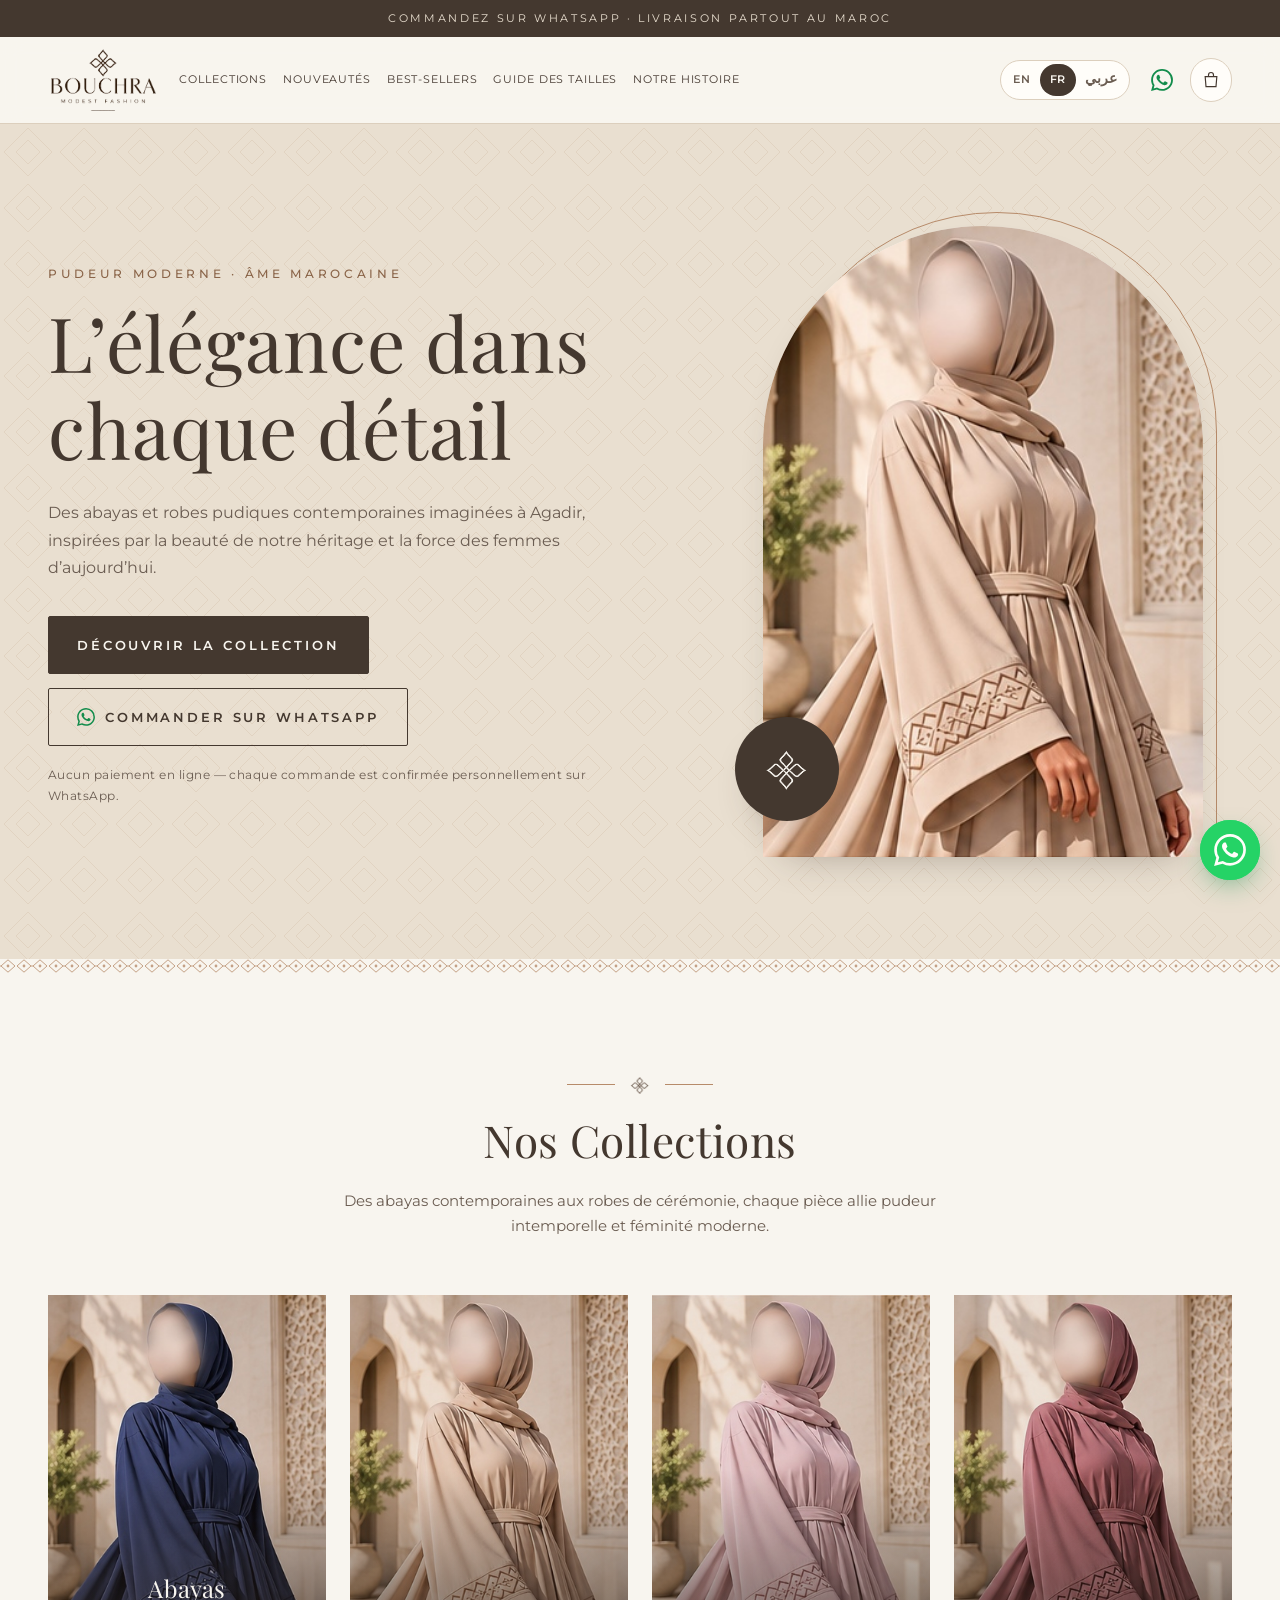
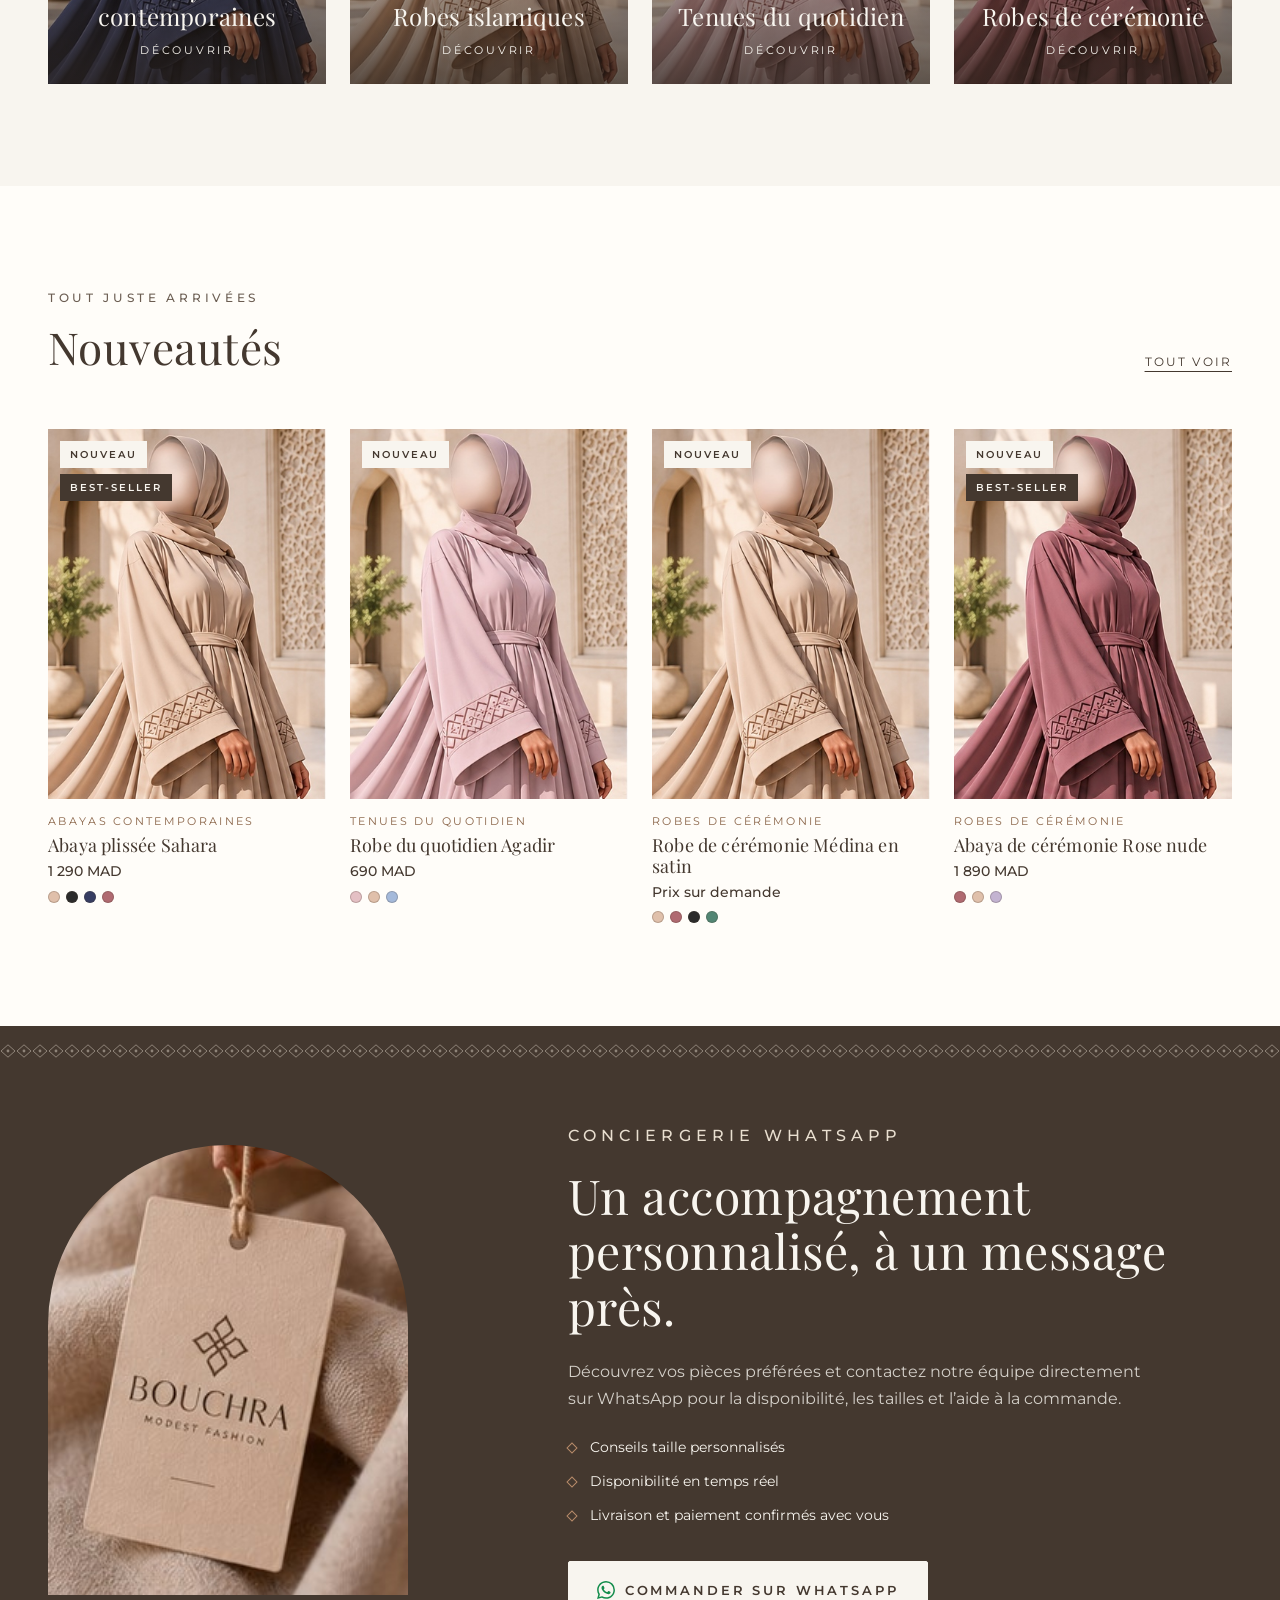
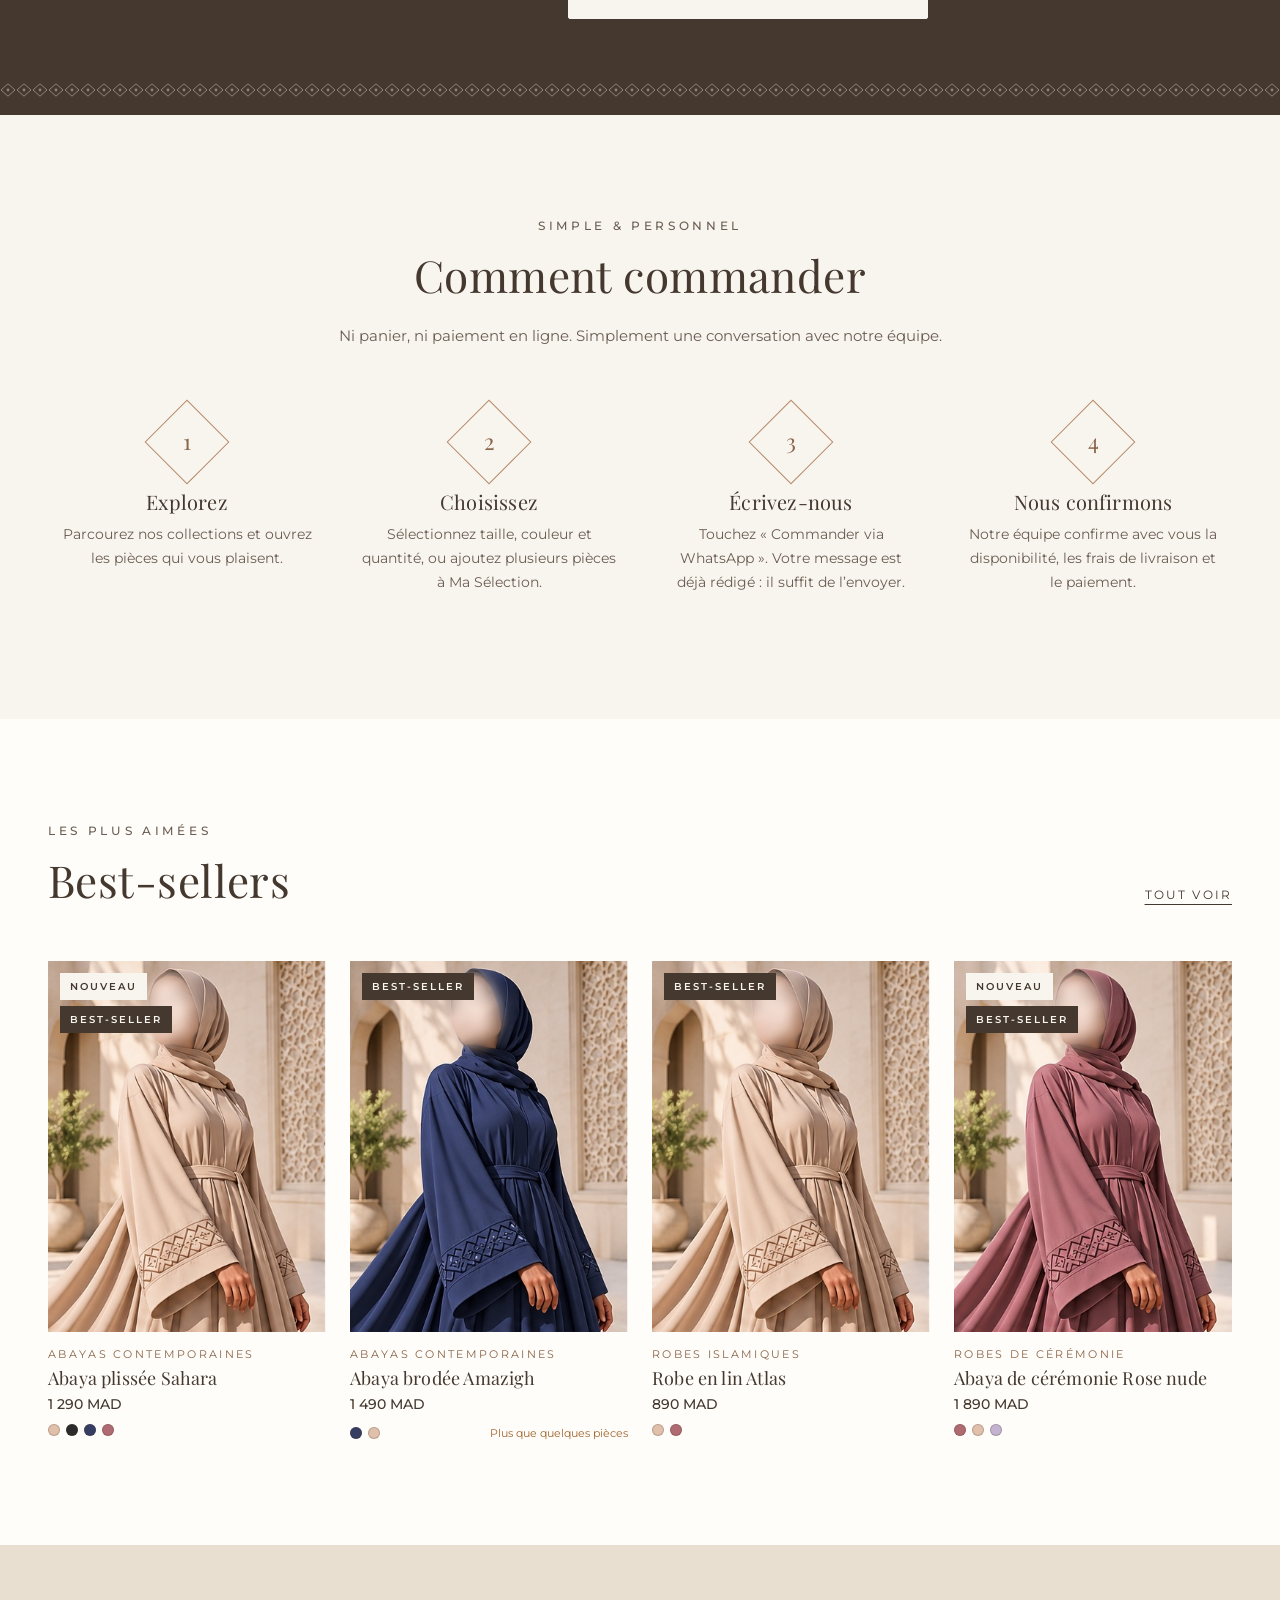
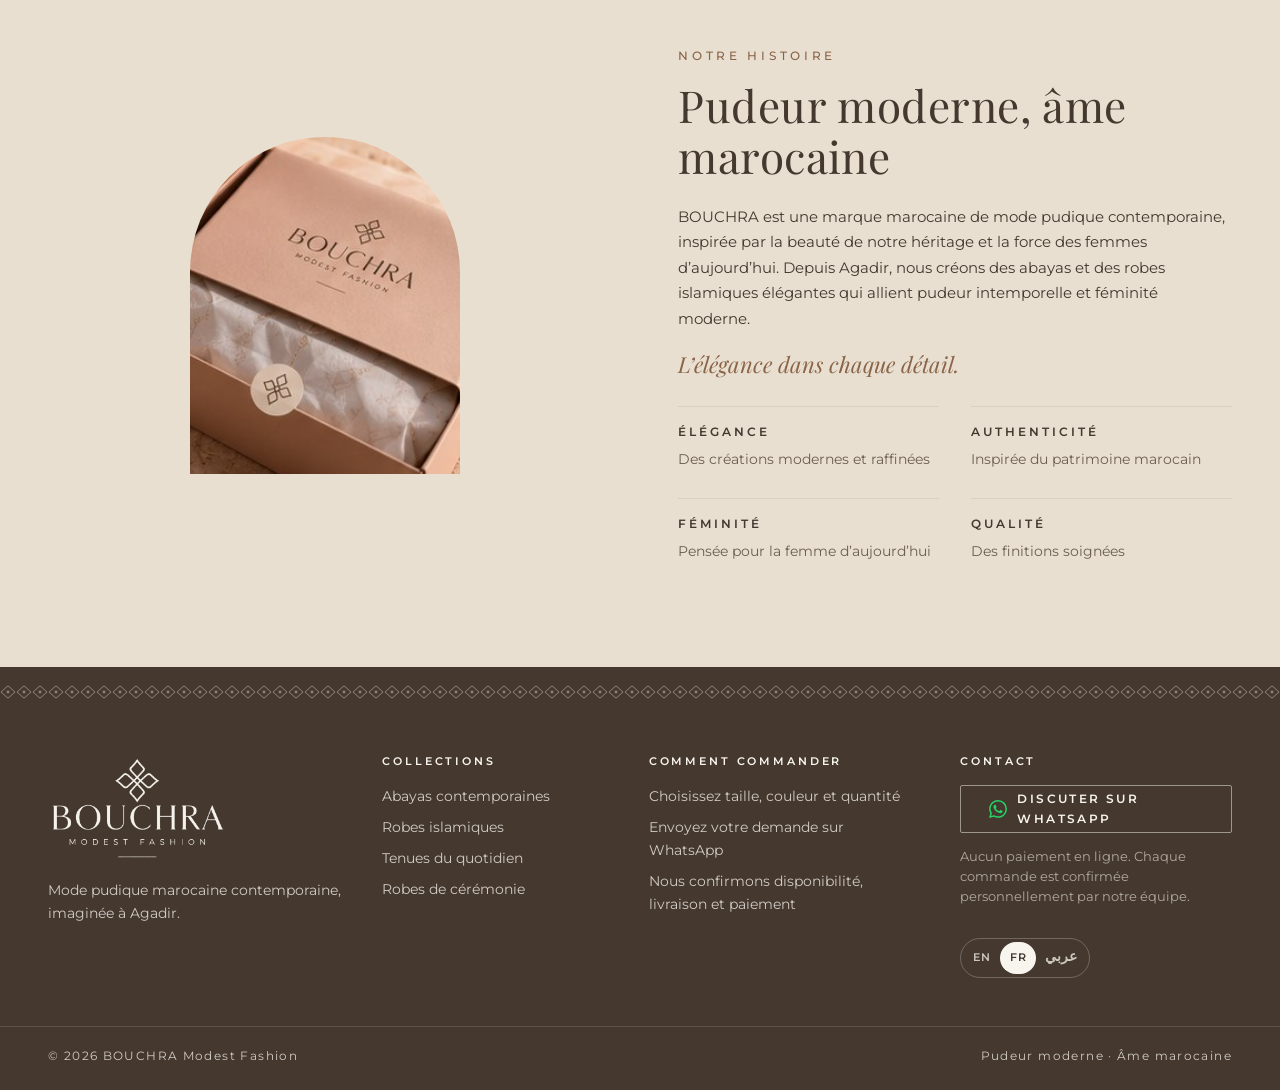
<file: index.html>
<!doctype html>
<html lang="en">
<head>
  <meta charset="utf-8">
  <meta name="viewport" content="width=device-width, initial-scale=1">
  <title data-i18n="meta.homeTitle">BOUCHRA — Modest Fashion | Abayas & Modest Dresses</title>
  <meta name="description" data-i18n-attr="content:meta.homeDesc" content="BOUCHRA is a contemporary Moroccan modest-fashion brand: abayas, Islamic dresses, everyday modest wear and occasion dresses. Order directly on WhatsApp.">
  <link rel="icon" type="image/png" href="img/bouchra_icon.png">
  <link rel="preconnect" href="https://fonts.googleapis.com">
  <link rel="preconnect" href="https://fonts.gstatic.com" crossorigin>
  <link href="https://fonts.googleapis.com/css2?family=Montserrat:wght@300;400;500;600&family=Playfair+Display:ital,wght@0,400;0,500;1,400&display=swap" rel="stylesheet">
  <link rel="stylesheet" href="css/style.css?v=8">
  <script src="js/i18n.js?v=8"></script>
</head>
<body data-page="home">
  <div data-site-header></div>

  <main>
    <section class="hero">
      <div class="hero__inner">
        <div>
          <p class="eyebrow" data-home="heroEyebrow">Modern Modesty · Moroccan Soul</p>
          <h1 data-home="heroTitle">Elegance in Every Detail</h1>
          <p class="hero__text" data-home="heroText">Contemporary abayas and modest dresses designed in Agadir.</p>
          <div class="hero__ctas">
            <a class="btn btn--lg" href="collection.html" data-i18n="home.explore">Explore our collection</a>
            <a class="btn btn--outline btn--lg" target="_blank" rel="noopener" href="https://wa.me/212690099637?text=Bonjour%20BOUCHRA%20%21%20J%E2%80%99aimerais%20en%20savoir%20plus%20sur%20vos%20collections.">
              <svg viewBox="0 0 24 24" aria-hidden="true" fill="currentColor" style="color:var(--wa-dark)"><use href="#i-wa"/></svg>
              <span data-i18n="home.orderWa">Commander sur WhatsApp</span>
            </a>
          </div>
          <p class="hero__note" data-i18n="home.heroNote">No online payment — every order is confirmed personally on WhatsApp.</p>
        </div>
        <div class="hero__visual">
          <div class="arch"><img src="img/products/bouchra_02_champagne_beige.jpg" data-i18n-attr="alt:home.heroAlt" alt="Woman wearing a sand-coloured BOUCHRA abaya with embroidered sleeves"></div>
          <div class="hero__seal"><img src="img/site/icon-ivory.png" alt=""></div>
        </div>
      </div>
    </section>
    <div class="motif-band"></div>

    <section class="section">
      <div class="container">
        <div class="section-head">
          <div class="motif-rule"><img src="img/bouchra_icon.png" alt=""></div>
          <h2 data-i18n="home.collectionsTitle">Our Collections</h2>
          <p data-i18n="home.collectionsText">From contemporary abayas to luxury occasion dresses, each piece blends timeless modesty with modern femininity.</p>
        </div>
        <div class="categories" data-categories></div>
      </div>
    </section>

    <section class="section section--white">
      <div class="container">
        <div class="section-head section-head--row">
          <div><p class="eyebrow" data-i18n="home.newEyebrow">Just arrived</p><h2 data-i18n="home.newTitle">New Arrivals</h2></div>
          <a href="collection.html?filter=new" data-i18n="home.viewAll">View all</a>
        </div>
        <div class="grid" data-products="new"></div>
      </div>
    </section>

    <section class="promo">
      <div class="motif-band motif-band--light promo__motif promo__motif--top"></div>
      <div class="promo__inner">
        <div class="promo__img"><img src="img/site/tag.jpg" alt="" loading="lazy"></div>
        <div>
          <p class="eyebrow" data-i18n="home.promoEyebrow">WhatsApp concierge</p>
          <h2 data-home="promoTitle">Personalised assistance, just a message away.</h2>
          <p data-home="promoText">Discover your favourite pieces and contact our team directly on WhatsApp for availability, sizing and ordering assistance.</p>
          <ul class="promo__perks">
            <li data-i18n="home.perk1">Personal sizing advice</li>
            <li data-i18n="home.perk2">Real-time availability</li>
            <li data-i18n="home.perk3">Delivery and payment confirmed with you</li>
          </ul>
          <a class="btn btn--light btn--lg" target="_blank" rel="noopener" href="https://wa.me/212690099637?text=Bonjour%20BOUCHRA%20%21%20J%E2%80%99aimerais%20en%20savoir%20plus%20sur%20vos%20collections.">
            <svg viewBox="0 0 24 24" aria-hidden="true" fill="currentColor"><use href="#i-wa"/></svg>
            <span data-i18n="home.orderWa">Commander sur WhatsApp</span>
          </a>
        </div>
      </div>
      <div class="motif-band motif-band--light promo__motif promo__motif--bottom"></div>
    </section>

    <section class="section">
      <div class="container">
        <div class="section-head">
          <p class="eyebrow" data-i18n="home.howEyebrow">Simple &amp; personal</p>
          <h2 data-i18n="home.howTitle">How to order</h2>
          <p data-i18n="home.howText">No checkout, no online payment. Just a conversation with our team.</p>
        </div>
        <ol class="steps" style="list-style:none;padding:0;margin:0">
          <li class="step"><div class="step__num"><span>1</span></div><h3 data-i18n="home.step1Title">Browse</h3><p data-i18n="home.step1Text">Explore our collections and open the pieces you love.</p></li>
          <li class="step"><div class="step__num"><span>2</span></div><h3 data-i18n="home.step2Title">Choose</h3><p data-i18n="home.step2Text">Select your size, colour and quantity, or add several pieces to My Selection.</p></li>
          <li class="step"><div class="step__num"><span>3</span></div><h3 data-i18n="home.step3Title">Message us</h3><p data-i18n="home.step3Text">Tap “Order via WhatsApp”. Your request is written for you; just press send.</p></li>
          <li class="step"><div class="step__num"><span>4</span></div><h3 data-i18n="home.step4Title">We confirm</h3><p data-i18n="home.step4Text">Our team confirms availability, delivery costs and payment directly with you.</p></li>
        </ol>
      </div>
    </section>

    <section class="section section--white">
      <div class="container">
        <div class="section-head section-head--row">
          <div><p class="eyebrow" data-i18n="home.bestEyebrow">Most loved</p><h2 data-i18n="home.bestTitle">Best Sellers</h2></div>
          <a href="collection.html?filter=best" data-i18n="home.viewAll">View all</a>
        </div>
        <div class="grid" data-products="best"></div>
      </div>
    </section>

    <section class="section section--sand" id="about">
      <div class="container story">
        <div class="promo__img" style="max-width:420px;justify-self:center"><img src="img/site/packaging.jpg" alt="" loading="lazy"></div>
        <div>
          <p class="eyebrow" data-i18n="home.storyEyebrow">Our story</p>
          <h2 data-i18n="home.storyTitle">Modern modesty, Moroccan soul</h2>
          <p data-i18n="home.storyText">BOUCHRA is a contemporary Moroccan modest-fashion brand inspired by the beauty of our heritage and the strength of modern women.</p>
          <p class="story__script" data-i18n="home.storyScript">Elegance in every detail.</p>
          <ul class="values">
            <li><strong data-i18n="home.value1">Elegance</strong><span data-i18n="home.value1Text">Modern and refined designs</span></li>
            <li><strong data-i18n="home.value2">Authenticity</strong><span data-i18n="home.value2Text">Inspired by Moroccan heritage</span></li>
            <li><strong data-i18n="home.value3">Femininity</strong><span data-i18n="home.value3Text">Designed for today’s woman</span></li>
            <li><strong data-i18n="home.value4">Quality</strong><span data-i18n="home.value4Text">Carefully crafted details</span></li>
          </ul>
        </div>
      </div>
    </section>
  </main>

  <div data-site-footer></div>

  <svg width="0" height="0" style="position:absolute" aria-hidden="true">
    <symbol id="i-wa" viewBox="0 0 24 24"><path d="M17.472 14.382c-.297-.149-1.758-.867-2.03-.967-.273-.099-.471-.148-.67.15-.197.297-.767.966-.94 1.164-.173.199-.347.223-.644.075-.297-.15-1.255-.463-2.39-1.475-.883-.788-1.48-1.761-1.653-2.059-.173-.297-.018-.458.13-.606.134-.133.298-.347.446-.52.149-.174.198-.298.298-.497.099-.198.05-.371-.025-.52-.075-.149-.669-1.612-.916-2.207-.242-.579-.487-.5-.669-.51-.173-.008-.371-.01-.57-.01-.198 0-.52.074-.792.372-.272.297-1.04 1.016-1.04 2.479 0 1.462 1.065 2.875 1.213 3.074.149.198 2.096 3.2 5.077 4.487.709.306 1.262.489 1.694.625.712.227 1.36.195 1.871.118.571-.085 1.758-.719 2.006-1.413.248-.694.248-1.289.173-1.413-.074-.124-.272-.198-.57-.347m-5.421 7.403h-.004a9.870 9.870 0 01-5.031-1.378l-.361-.214-3.741.982.998-3.648-.235-.374a9.860 9.860 0 01-1.510-5.260c.001-5.450 4.436-9.884 9.888-9.884 2.640 0 5.122 1.030 6.988 2.898a9.825 9.825 0 012.893 6.994c-.003 5.450-4.437 9.884-9.885 9.884m8.413-18.297A11.815 11.815 0 0012.050 0C5.495 0 .160 5.335.157 11.892c0 2.096.547 4.142 1.588 5.945L.057 24l6.305-1.654a11.882 11.882 0 005.683 1.448h.005c6.554 0 11.890-5.335 11.893-11.893a11.821 11.821 0 00-3.480-8.413z"/></symbol>
  </svg>

  <script src="data/catalog.js?v=8"></script>
  <script src="js/app.js?v=8"></script>
  <script src="js/home.js?v=8"></script>
</body>
</html>
</file>
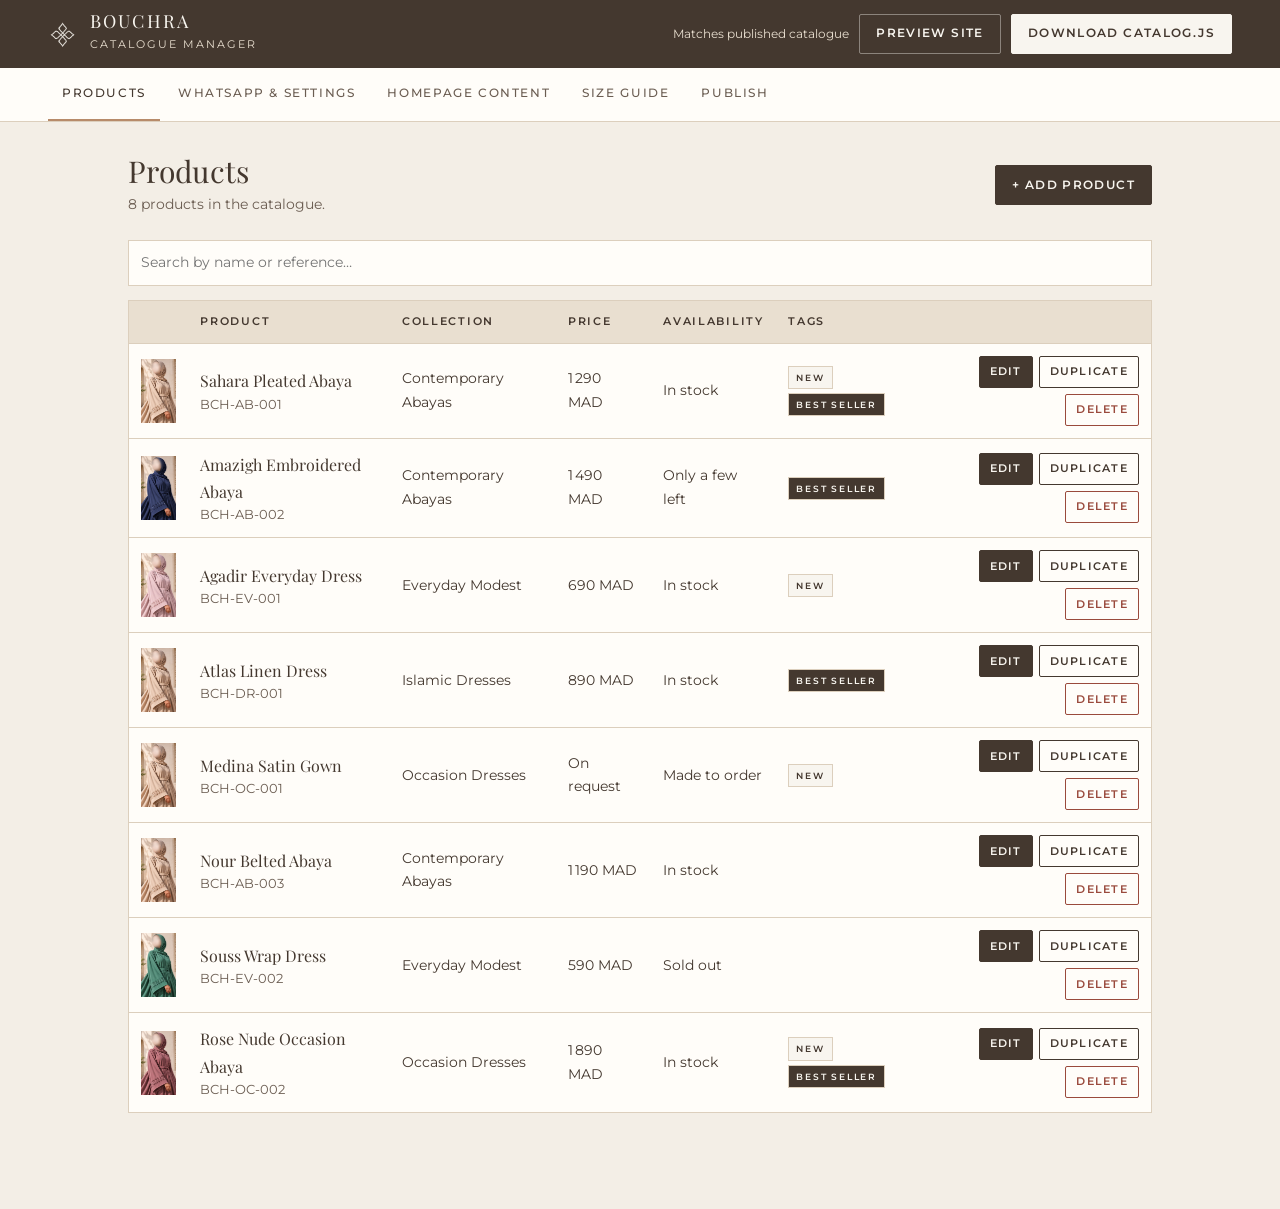
<file: admin.html>
<!doctype html>
<html lang="en">
<head>
  <meta charset="utf-8">
  <meta name="viewport" content="width=device-width, initial-scale=1">
  <meta name="robots" content="noindex, nofollow">
  <title>BOUCHRA Admin — Catalogue Manager</title>
  <link rel="icon" type="image/png" href="img/bouchra_icon.png">
  <link rel="preconnect" href="https://fonts.googleapis.com">
  <link rel="preconnect" href="https://fonts.gstatic.com" crossorigin>
  <link href="https://fonts.googleapis.com/css2?family=Montserrat:wght@300;400;500;600&family=Playfair+Display:ital,wght@0,400;0,500;1,400&family=Cairo:wght@400;500&display=swap" rel="stylesheet">
  <link rel="stylesheet" href="css/style.css?v=8">
  <link rel="stylesheet" href="css/admin.css?v=8">
</head>
<body class="admin">
  <header class="admin-top">
    <div class="admin-top__brand">
      <img src="img/site/icon-ivory.png" alt="" width="30">
      <div><strong>BOUCHRA</strong><span>Catalogue manager</span></div>
    </div>
    <div class="admin-top__actions">
      <span class="admin-status" data-status></span>
      <button type="button" class="abtn abtn--ghost" data-action="preview">Preview site</button>
      <button type="button" class="abtn abtn--light" data-action="export">Download catalog.js</button>
    </div>
  </header>

  <nav class="admin-tabs" role="tablist" aria-label="Admin sections">
    <button type="button" role="tab" data-tab="products" aria-selected="true">Products</button>
    <button type="button" role="tab" data-tab="settings" aria-selected="false">WhatsApp &amp; settings</button>
    <button type="button" role="tab" data-tab="homepage" aria-selected="false">Homepage content</button>
    <button type="button" role="tab" data-tab="sizes" aria-selected="false">Size guide</button>
    <button type="button" role="tab" data-tab="publish" aria-selected="false">Publish</button>
  </nav>

  <main class="admin-main" data-panel></main>

  <input type="file" accept=".js,.json,application/json,text/javascript" data-import-input hidden>

  <script src="data/catalog.js?v=8"></script>
  <script src="js/admin.js?v=8"></script>
</body>
</html>
</file>
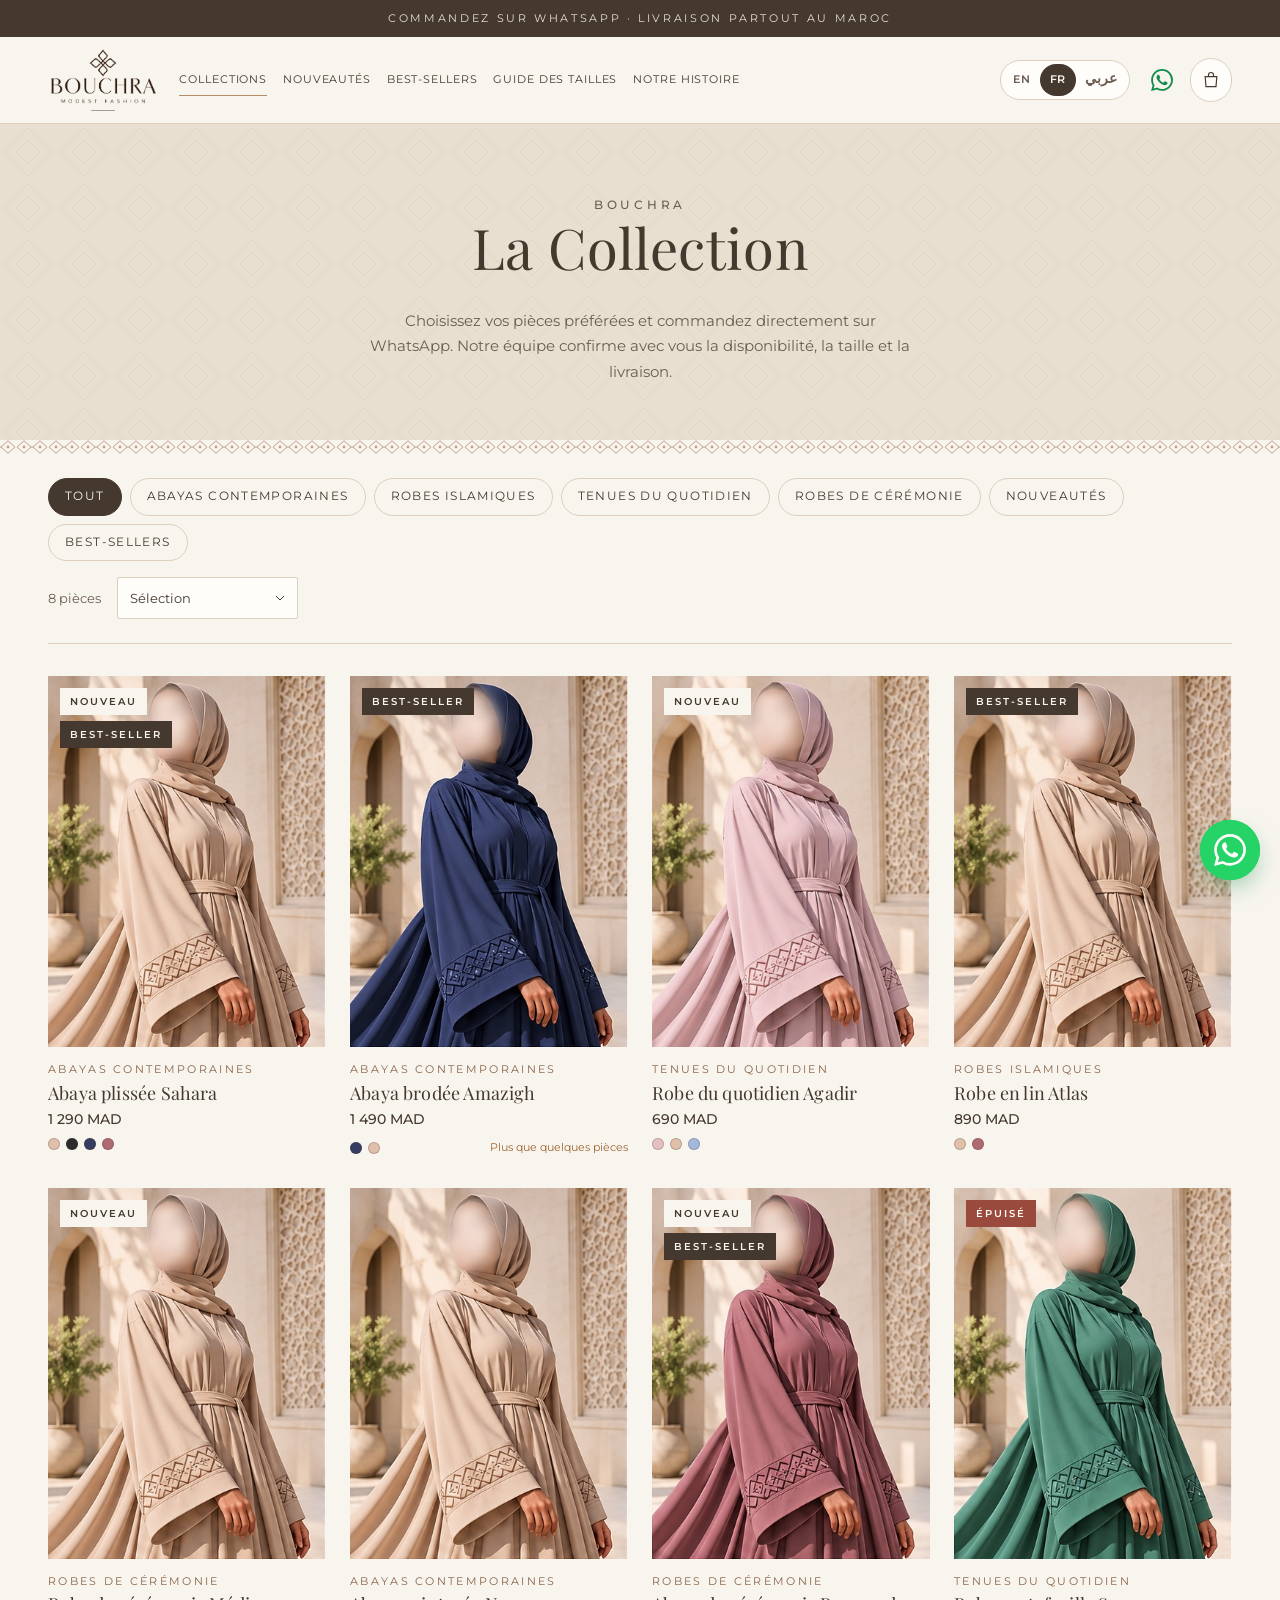
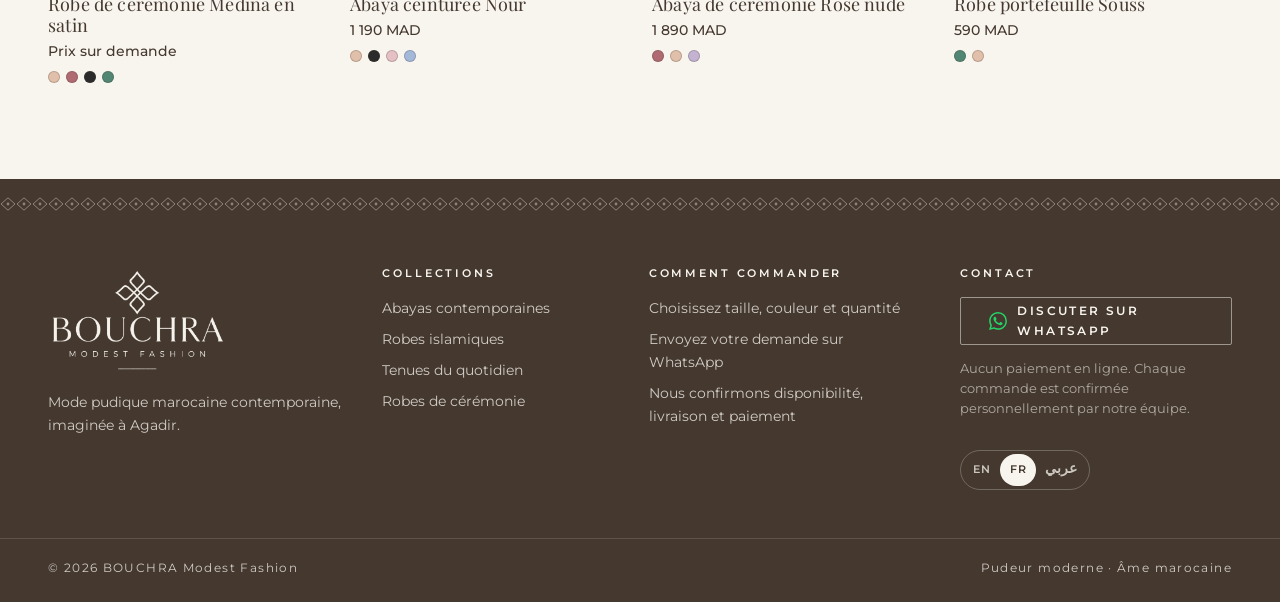
<file: collection.html>
<!doctype html>
<html lang="en">
<head>
  <meta charset="utf-8">
  <meta name="viewport" content="width=device-width, initial-scale=1">
  <title>Collections — BOUCHRA Modest Fashion</title>
  <meta name="description" data-i18n-attr="content:meta.collectionDesc" content="Browse BOUCHRA abayas, Islamic dresses, everyday modest wear and occasion dresses. Order directly on WhatsApp.">
  <link rel="icon" type="image/png" href="img/bouchra_icon.png">
  <link rel="preconnect" href="https://fonts.googleapis.com">
  <link rel="preconnect" href="https://fonts.gstatic.com" crossorigin>
  <link href="https://fonts.googleapis.com/css2?family=Montserrat:wght@300;400;500;600&family=Playfair+Display:ital,wght@0,400;0,500;1,400&display=swap" rel="stylesheet">
  <link rel="stylesheet" href="css/style.css?v=8">
  <script src="js/i18n.js?v=8"></script>
</head>
<body data-page="collection">
  <div data-site-header></div>

  <main>
    <section class="page-hero">
      <p class="eyebrow">BOUCHRA</p>
      <h1 data-collection-title>The Collection</h1>
      <p data-i18n="col.intro">Choose your favourite pieces and order directly on WhatsApp. Our team confirms availability, sizing and delivery with you.</p>
    </section>
    <div class="motif-band"></div>

    <div class="container">
      <div class="toolbar">
        <div class="chips" role="group" data-i18n-attr="aria-label:col.filter" aria-label="Filter by collection" data-chips></div>
        <div class="toolbar__right">
          <span class="toolbar__count" data-count aria-live="polite"></span>
          <label class="visually-hidden" for="sort" data-i18n="col.sortLabel">Sort by</label>
          <select class="select" id="sort" data-sort>
            <option value="featured" data-i18n="col.sortFeatured">Featured</option>
            <option value="new" data-i18n="col.sortNew">Newest first</option>
            <option value="price-asc" data-i18n="col.sortAsc">Price: low to high</option>
            <option value="price-desc" data-i18n="col.sortDesc">Price: high to low</option>
          </select>
        </div>
      </div>
      <div class="grid" data-grid></div>
      <p class="empty" data-empty hidden><span data-i18n="col.empty">No pieces match this selection yet.</span> <a href="collection.html" data-i18n="col.seeAll">See the full collection</a>.</p>
      <div style="height:96px"></div>
    </div>
  </main>

  <div data-site-footer></div>

  <script src="data/catalog.js?v=8"></script>
  <script src="js/app.js?v=8"></script>
  <script src="js/collection.js?v=8"></script>
</body>
</html>
</file>
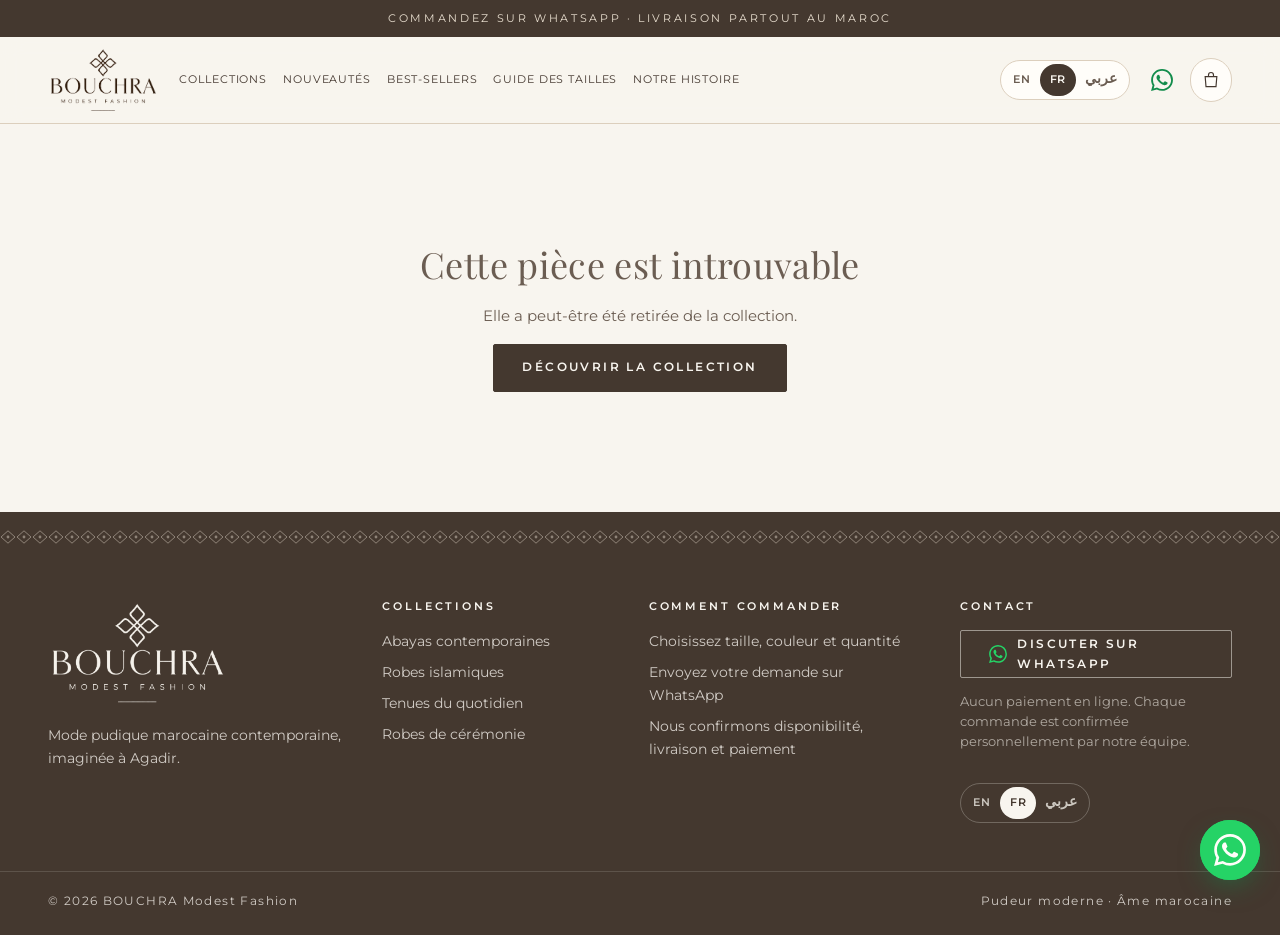
<file: product.html>
<!doctype html>
<html lang="en">
<head>
  <meta charset="utf-8">
  <meta name="viewport" content="width=device-width, initial-scale=1">
  <title>BOUCHRA Modest Fashion</title>
  <meta name="description" content="BOUCHRA modest fashion. Order directly on WhatsApp.">
  <link rel="icon" type="image/png" href="img/bouchra_icon.png">
  <link rel="preconnect" href="https://fonts.googleapis.com">
  <link rel="preconnect" href="https://fonts.gstatic.com" crossorigin>
  <link href="https://fonts.googleapis.com/css2?family=Montserrat:wght@300;400;500;600&family=Playfair+Display:ital,wght@0,400;0,500;1,400&display=swap" rel="stylesheet">
  <link rel="stylesheet" href="css/style.css?v=8">
  <script src="js/i18n.js?v=8"></script>
</head>
<body data-page="product">
  <div data-site-header></div>

  <main>
    <div class="container" data-product-root></div>

    <section class="section section--white" data-related-section hidden>
      <div class="container">
        <div class="section-head section-head--row">
          <div><p class="eyebrow" data-i18n="pdp.relatedEyebrow">Complete the look</p><h2 data-i18n="pdp.relatedTitle">You may also love</h2></div>
          <a href="collection.html" data-i18n="home.viewAll">View all</a>
        </div>
        <div class="grid" data-related></div>
      </div>
    </section>
  </main>

  <div data-site-footer></div>

  <script src="data/catalog.js?v=8"></script>
  <script src="js/app.js?v=8"></script>
  <script src="js/product.js?v=8"></script>
</body>
</html>
</file>
<file: css/style.css>
/* BOUCHRA — Modest Fashion */

:root {
  --sand: #E9DFD0;
  --terracotta: #B78B6A;
  --terracotta-ink: #8A6448; /* terracotta darkened for small text contrast */
  --espresso: #44382F;
  --espresso-soft: #6B5D52;
  --ivory: #F8F5EF;
  --white: #FFFDF9;
  --line: #DCCFBD;
  --wa: #25D366;
  --wa-dark: #128C4B;

  --ok: #5E7A4F;
  --warn: #A0652F;
  --info: #6B5D52;
  --out: #9A4A3C;

  --serif: 'Playfair Display', Georgia, serif;
  --sans: 'Montserrat', 'Helvetica Neue', Arial, sans-serif;

  --radius: 2px;
  --gutter: clamp(16px, 4vw, 48px);
  --max: 1280px;
  --shadow: 0 18px 40px -24px rgba(68, 56, 47, .45);

  /* Amazigh-inspired diamond chain */
  --motif: url("data:image/svg+xml,%3Csvg xmlns='http://www.w3.org/2000/svg' width='32' height='14' viewBox='0 0 32 14'%3E%3Cpath d='M1 7 8 0.8 15 7 8 13.2Z M17 7 24 0.8 31 7 24 13.2Z' fill='none' stroke='%23B78B6A' stroke-width='1'/%3E%3Ccircle cx='8' cy='7' r='1.4' fill='%23B78B6A'/%3E%3Ccircle cx='24' cy='7' r='1.4' fill='%23B78B6A'/%3E%3Cpath d='M15 7h2' stroke='%23B78B6A'/%3E%3C/svg%3E");
  --motif-light: url("data:image/svg+xml,%3Csvg xmlns='http://www.w3.org/2000/svg' width='32' height='14' viewBox='0 0 32 14'%3E%3Cpath d='M1 7 8 0.8 15 7 8 13.2Z M17 7 24 0.8 31 7 24 13.2Z' fill='none' stroke='%23E9DFD0' stroke-opacity='.45' stroke-width='1'/%3E%3Ccircle cx='8' cy='7' r='1.4' fill='%23E9DFD0' fill-opacity='.45'/%3E%3Ccircle cx='24' cy='7' r='1.4' fill='%23E9DFD0' fill-opacity='.45'/%3E%3C/svg%3E");
  /* Lattice for subtle backgrounds */
  --lattice: url("data:image/svg+xml,%3Csvg xmlns='http://www.w3.org/2000/svg' width='56' height='56' viewBox='0 0 56 56'%3E%3Cpath d='M28 4 52 28 28 52 4 28Z M28 16 40 28 28 40 16 28Z' fill='none' stroke='%23B78B6A' stroke-opacity='.16' stroke-width='1'/%3E%3C/svg%3E");
}

/* Arabic: brand fonts have no Arabic glyphs, and letter-spacing breaks joined script. */
html[lang="ar"] {
  --serif: 'Noto Naskh Arabic', 'Playfair Display', serif;
  --sans: 'Cairo', 'Montserrat', sans-serif;
}
html[lang="ar"] body { font-size: 17px; line-height: 1.8; }
html[lang="ar"] * { letter-spacing: 0 !important; }
html[lang="ar"] h1, html[lang="ar"] h2, html[lang="ar"] h3 { line-height: 1.4; font-weight: 500; }

*, *::before, *::after { box-sizing: border-box; }

html { scroll-behavior: smooth; -webkit-text-size-adjust: 100%; }

body {
  margin: 0;
  background: var(--ivory);
  color: var(--espresso);
  font-family: var(--sans);
  font-size: 15px;
  line-height: 1.7;
  font-weight: 400;
  -webkit-font-smoothing: antialiased;
  overflow-x: hidden;
}

body.no-scroll { overflow: hidden; }

img { max-width: 100%; display: block; }

a { color: inherit; }

h1, h2, h3, h4 {
  font-family: var(--serif);
  font-weight: 400;
  line-height: 1.15;
  margin: 0 0 .5em;
  letter-spacing: .01em;
}

p { margin: 0 0 1em; }

button, input, select, textarea { font: inherit; color: inherit; }

:focus-visible { outline: 2px solid var(--terracotta-ink); outline-offset: 3px; }

.container { width: 100%; max-width: var(--max); margin: 0 auto; padding: 0 var(--gutter); }

.small { font-size: 12.5px; color: var(--espresso-soft); line-height: 1.6; }

.eyebrow {
  font-family: var(--sans);
  font-size: 11.5px;
  letter-spacing: .32em;
  text-transform: uppercase;
  color: var(--terracotta-ink);
  font-weight: 500;
  margin-bottom: 1.2em;
}

.visually-hidden {
  position: absolute !important; width: 1px; height: 1px; overflow: hidden;
  clip: rect(0 0 0 0); white-space: nowrap;
}

/* ---------- Motifs ---------- */

.motif-band { height: 14px; background: var(--motif) repeat-x center; opacity: .8; }
.motif-band--light { background-image: var(--motif-light); opacity: 1; }

.motif-rule {
  display: flex; align-items: center; justify-content: center; gap: 14px;
  color: var(--terracotta); margin: 0 auto 1.4em;
}
.motif-rule::before, .motif-rule::after { content: ''; width: 48px; height: 1px; background: currentColor; }
.motif-rule img { width: 22px; height: auto; opacity: .85; }

/* ---------- Buttons ---------- */

.btn {
  display: inline-flex; align-items: center; justify-content: center; gap: 10px;
  min-height: 48px; padding: 0 28px;
  border: 1px solid var(--espresso); border-radius: var(--radius);
  background: var(--espresso); color: var(--ivory);
  font-family: var(--sans); font-size: 12px; font-weight: 600; letter-spacing: .2em; text-transform: uppercase;
  text-decoration: none; cursor: pointer;
  transition: background .25s, color .25s, border-color .25s, transform .25s;
}
.btn svg { width: 18px; height: 18px; flex: none; }
.btn:hover { background: #2F2620; border-color: #2F2620; }
.btn:active { transform: translateY(1px); }

.btn--outline { background: transparent; color: var(--espresso); }
.btn--outline:hover { background: var(--espresso); color: var(--ivory); }

.btn--light { background: var(--ivory); color: var(--espresso); border-color: var(--ivory); }
.btn--light:hover { background: var(--sand); border-color: var(--sand); }

.btn--wa { background: var(--espresso); border-color: var(--espresso); }
.btn--wa svg { color: var(--wa); }

.btn--wa-light { background: transparent; color: var(--ivory); border-color: rgba(248, 245, 239, .5); }
.btn--wa-light svg { color: var(--wa); }
.btn--wa-light:hover { background: var(--ivory); color: var(--espresso); border-color: var(--ivory); }

.btn--lg { min-height: 58px; font-size: 13px; letter-spacing: .22em; }
.btn--block { width: 100%; }

.link-btn {
  background: none; border: 0; padding: 6px 0; cursor: pointer;
  font-size: 12px; letter-spacing: .12em; text-transform: uppercase; color: var(--espresso-soft);
  text-decoration: underline; text-underline-offset: 4px;
}
.link-btn:hover { color: var(--espresso); }

.icon-btn {
  display: inline-grid; place-items: center; width: 44px; height: 44px;
  border: 0; background: none; cursor: pointer; color: var(--espresso); border-radius: 50%;
}
.icon-btn svg { width: 22px; height: 22px; }
.icon-btn:hover { background: var(--sand); }
.icon-btn--sm { width: 34px; height: 34px; }
.icon-btn--sm svg { width: 17px; height: 17px; }

/* ---------- Header ---------- */

.preview-bar {
  background: var(--terracotta-ink); color: var(--ivory); text-align: center;
  font-size: 12.5px; padding: 8px 16px;
}
.preview-bar button {
  margin-inline-start: 8px; background: none; border: 1px solid currentColor; color: inherit;
  padding: 2px 10px; cursor: pointer; font-size: 11.5px;
}

.announce {
  background: var(--espresso); color: var(--sand); text-align: center;
  font-size: 11px; letter-spacing: .24em; text-transform: uppercase; padding: 9px 16px;
}

.site-header {
  position: sticky; top: 0; z-index: 40;
  background: rgba(248, 245, 239, .94);
  backdrop-filter: blur(10px); -webkit-backdrop-filter: blur(10px);
  border-bottom: 1px solid var(--line);
}
/* Logo at the start (left in LTR, right in RTL), nav, then actions at the end. */
.site-header__inner {
  max-width: var(--max); margin: 0 auto; padding: 10px var(--gutter);
  display: flex; align-items: center; gap: 28px;
}
.brand { flex: none; }
.brand img { height: 66px; width: auto; }

.site-nav { flex: 1; display: flex; align-items: center; gap: 20px; min-width: 0; }
.site-nav a {
  font-size: 11.5px; letter-spacing: .12em; text-transform: uppercase; text-decoration: none;
  padding: 6px 0; border-bottom: 1px solid transparent; white-space: nowrap;
}
.site-nav a:hover, .site-nav a[aria-current="page"] { border-bottom-color: var(--terracotta); }

.nav-toggle { display: none; }

.site-header__actions { flex: none; display: flex; justify-content: flex-end; align-items: center; gap: 6px; }

.lang-switch { display: inline-flex; align-items: center; border: 1px solid var(--line); border-radius: 999px; padding: 3px; background: var(--white); }
.lang-switch button {
  border: 0; background: none; cursor: pointer; border-radius: 999px;
  min-width: 36px; height: 32px; padding: 0 9px;
  font-size: 11px; font-weight: 600; letter-spacing: .08em; color: var(--espresso-soft);
}
.lang-switch button[lang="ar"] { font-family: 'Cairo', 'Noto Naskh Arabic', sans-serif; font-size: 13.5px; letter-spacing: 0; }
.lang-switch button:hover { color: var(--espresso); }
.lang-switch button[aria-current="true"] { background: var(--espresso); color: var(--ivory); }
.lang-switch--bar { margin-inline-end: 4px; }
.lang-switch--menu { display: none; }
.lang-switch--footer { margin-top: 18px; background: transparent; border-color: rgba(248, 245, 239, .25); }
.lang-switch--footer button { color: rgba(248, 245, 239, .75); }
.lang-switch--footer button[aria-current="true"] { background: var(--ivory); color: var(--espresso); }
.header-wa svg { color: var(--wa-dark); }

.selection-btn {
  display: inline-flex; align-items: center; gap: 8px; height: 44px; padding: 0 14px;
  border: 1px solid var(--line); background: var(--white); border-radius: 999px; cursor: pointer;
  font-size: 11.5px; letter-spacing: .14em; text-transform: uppercase; font-weight: 500;
}
.selection-btn svg { width: 20px; height: 20px; }
.selection-btn:hover { border-color: var(--espresso); }
.count {
  min-width: 20px; height: 20px; padding: 0 6px; border-radius: 999px;
  background: var(--terracotta); color: var(--white); font-size: 11px; letter-spacing: 0;
  display: inline-grid; place-items: center; font-weight: 600;
}
.count[hidden] { display: none; }

@media (max-width: 1400px) {
  .site-header__inner { gap: 20px; }
  .site-nav { gap: 16px; }
  .site-nav a { letter-spacing: .08em; font-size: 11px; }
  .selection-btn__label { display: none; }
  .selection-btn { padding: 0 10px; }
}

@media (max-width: 600px) {
  .announce { letter-spacing: .12em; font-size: 10px; }
}

@media (max-width: 1060px) {
  .nav-toggle { display: inline-grid; }
  .site-header__inner { justify-content: space-between; }
  .site-nav {
    position: absolute; inset-inline: 0; top: 100%;
    flex-direction: column; align-items: stretch; gap: 0; padding: 8px var(--gutter) 20px;
    background: var(--ivory); border-bottom: 1px solid var(--line);
    display: none;
  }
  .nav-open .site-nav { display: flex; }
  .site-nav a { padding: 14px 0; border-bottom: 1px solid var(--line); font-size: 12px; }
  .lang-switch--menu { display: inline-flex; align-self: flex-start; margin-top: 16px; }
  .lang-switch--bar { display: none; }
}

@media (max-width: 900px) {
  .brand img { height: 50px; }
}

@media (max-width: 360px) {
  .header-wa { display: none; }
}

/* ---------- Hero ---------- */

.hero {
  position: relative; overflow: hidden;
  background: var(--sand);
}
.hero::before {
  content: ''; position: absolute; inset: 0; background: var(--lattice); opacity: .9;
}
.hero__inner {
  position: relative; max-width: var(--max); margin: 0 auto;
  padding: clamp(48px, 8vw, 104px) var(--gutter);
  display: grid; grid-template-columns: 1.1fr .9fr; gap: clamp(32px, 6vw, 80px); align-items: center;
}
.hero h1 { font-size: clamp(40px, 6vw, 76px); margin-bottom: .35em; }
.hero h1 em { font-style: italic; color: var(--terracotta-ink); }
.hero__text { font-size: 16px; max-width: 34em; color: var(--espresso-soft); margin-bottom: 2.2em; }
.hero__ctas { display: flex; flex-wrap: wrap; gap: 14px; }
.hero__note { margin-top: 1.6em; font-size: 12px; color: var(--espresso-soft); letter-spacing: .04em; }

.arch {
  position: relative; border-radius: 999px 999px 0 0; overflow: hidden;
  aspect-ratio: 3 / 4.3; background: var(--ivory);
  box-shadow: var(--shadow);
}
.arch img { width: 100%; height: 100%; object-fit: cover; object-position: center 20%; }
.hero__visual { position: relative; isolation: isolate; max-width: 440px; justify-self: center; width: 100%; }
.hero__visual::after {
  content: ''; position: absolute; top: -14px; bottom: 14px; inset-inline-start: 14px; inset-inline-end: -14px; z-index: -1;
  border: 1px solid var(--terracotta); border-radius: 999px 999px 0 0;
}
.hero__visual .arch { z-index: 1; }
.hero__seal {
  position: absolute; z-index: 2; inset-inline-start: -28px; bottom: 36px;
  width: 104px; height: 104px; border-radius: 50%;
  background: var(--espresso); display: grid; place-items: center;
  box-shadow: var(--shadow);
}
.hero__seal img { width: 50px; }

@media (max-width: 820px) {
  .hero__inner { grid-template-columns: 1fr; text-align: center; }
  .hero__text { margin-left: auto; margin-right: auto; }
  .hero__ctas { justify-content: center; }
  .hero__visual { max-width: 320px; order: -1; }
  .hero__seal { width: 80px; height: 80px; inset-inline-start: -12px; }
  .hero__seal img { width: 38px; }
}

@media (max-width: 480px) {
  .hero__ctas .btn { width: 100%; }
}

/* ---------- Sections ---------- */

.section { padding: clamp(56px, 8vw, 104px) 0; }
.section--sand { background: var(--sand); }
.section--white { background: var(--white); }

.section-head { text-align: center; max-width: 640px; margin: 0 auto clamp(32px, 5vw, 56px); }
.section-head h2 { font-size: clamp(30px, 4vw, 44px); }
.section-head p { color: var(--espresso-soft); }
.section-head--row {
  max-width: none; display: flex; align-items: end; justify-content: space-between; gap: 16px; text-align: start;
}
.section-head--row h2 { margin: 0; }
.section-head--row a { font-size: 12px; letter-spacing: .18em; text-transform: uppercase; white-space: nowrap; text-underline-offset: 5px; }

/* Categories */
.categories { display: grid; grid-template-columns: repeat(4, 1fr); gap: clamp(12px, 2vw, 24px); }
.cat-tile { position: relative; display: block; text-decoration: none; color: var(--ivory); overflow: hidden; aspect-ratio: 3 / 4.2; background: var(--espresso); }
.cat-tile img { width: 100%; height: 100%; object-fit: cover; transition: transform .8s ease; opacity: .92; }
.cat-tile:hover img { transform: scale(1.05); }
.cat-tile::after { content: ''; position: absolute; inset: 0; background: linear-gradient(to top, rgba(40, 32, 26, .72), transparent 55%); }
.cat-tile__label { position: absolute; z-index: 1; left: 0; right: 0; bottom: 0; padding: 22px; text-align: center; }
.cat-tile__label h3 { font-size: clamp(18px, 2vw, 24px); margin: 0 0 6px; }
.cat-tile__label span { font-size: 10.5px; letter-spacing: .26em; text-transform: uppercase; }

@media (max-width: 860px) { .categories { grid-template-columns: repeat(2, 1fr); } }

/* How to order */
.steps { display: grid; grid-template-columns: repeat(4, 1fr); gap: 24px; counter-reset: step; }
.step { text-align: center; padding: 8px 12px; }
.step__num {
  width: 60px; height: 60px; margin: 0 auto 18px; display: grid; place-items: center;
  font-family: var(--serif); font-size: 22px; color: var(--terracotta-ink);
  border: 1px solid var(--terracotta); transform: rotate(45deg);
}
.step__num span { transform: rotate(-45deg); }
.step h3 { font-size: 20px; }
.step p { font-size: 14px; color: var(--espresso-soft); }
@media (max-width: 860px) { .steps { grid-template-columns: repeat(2, 1fr); } }
@media (max-width: 480px) { .steps { grid-template-columns: 1fr; } }

/* Promo */
.promo { position: relative; background: var(--espresso); color: var(--ivory); overflow: hidden; }
.promo__inner {
  position: relative; max-width: var(--max); margin: 0 auto; padding: clamp(56px, 8vw, 96px) var(--gutter);
  display: grid; grid-template-columns: .8fr 1.2fr; gap: clamp(32px, 6vw, 88px); align-items: center;
}
.promo__img { aspect-ratio: 4 / 5; overflow: hidden; border-radius: 999px 999px 0 0; max-width: 360px; }
.promo__img img { width: 100%; height: 100%; object-fit: cover; }
.promo .eyebrow { color: var(--sand); }
.promo h2 { font-size: clamp(30px, 4vw, 48px); color: var(--ivory); }
.promo p { color: rgba(248, 245, 239, .8); max-width: 36em; font-size: 16px; }
.promo__perks { list-style: none; padding: 0; margin: 1.6em 0 2.2em; display: grid; gap: 10px; }
.promo__perks li { display: flex; align-items: center; gap: 14px; font-size: 14px; }
.promo__perks li::before { content: ''; width: 8px; height: 8px; border: 1px solid var(--terracotta); transform: rotate(45deg); flex: none; }
.promo .btn--light svg { color: var(--wa-dark); }
.promo__motif { position: absolute; left: 0; right: 0; height: 14px; }
.promo__motif--top { top: 18px; } .promo__motif--bottom { bottom: 18px; }

@media (max-width: 820px) {
  .promo__inner { grid-template-columns: 1fr; text-align: center; }
  .promo__img { margin: 0 auto; max-width: 260px; }
  .promo p { margin-left: auto; margin-right: auto; }
  .promo__perks { justify-items: center; }
}

/* Story */
.story { display: grid; grid-template-columns: 1fr 1fr; gap: clamp(32px, 6vw, 88px); align-items: center; }
.story h2 { font-size: clamp(30px, 4vw, 44px); }
.story__script { font-family: var(--serif); font-style: italic; font-size: 22px; color: var(--terracotta-ink); }
.values { list-style: none; padding: 0; margin: 0; display: grid; grid-template-columns: 1fr 1fr; gap: 26px 32px; }
.values li { border-top: 1px solid var(--line); padding-top: 16px; }
.values strong { display: block; font-size: 11.5px; letter-spacing: .26em; text-transform: uppercase; font-weight: 600; margin-bottom: 4px; }
.values span { font-size: 14px; color: var(--espresso-soft); }
@media (max-width: 820px) { .story { grid-template-columns: 1fr; } }
@media (max-width: 420px) { .values { grid-template-columns: 1fr; } }

/* ---------- Product grid & cards ---------- */

.grid { display: grid; grid-template-columns: repeat(4, 1fr); gap: clamp(16px, 2.4vw, 32px) clamp(12px, 2vw, 24px); }
@media (max-width: 1000px) { .grid { grid-template-columns: repeat(3, 1fr); } }
@media (max-width: 720px) { .grid { grid-template-columns: repeat(2, 1fr); } }

.card { display: flex; flex-direction: column; }
.card__media { position: relative; display: block; aspect-ratio: 3 / 4; overflow: hidden; background: var(--sand); }
.card__media img { position: absolute; inset: 0; width: 100%; height: 100%; object-fit: cover; transition: opacity .6s ease, transform .8s ease; }
.card__alt { opacity: 0; }
.card:hover .card__alt { opacity: 1; }
.card:hover .card__media img:first-child { transform: scale(1.03); }
.card__badges { position: absolute; top: 12px; inset-inline-start: 12px; display: flex; flex-direction: column; gap: 6px; align-items: flex-start; }
.badge {
  background: var(--ivory); color: var(--espresso); font-size: 10px; letter-spacing: .2em; text-transform: uppercase;
  padding: 5px 10px; font-weight: 600;
}
.badge--dark { background: var(--espresso); color: var(--ivory); }
.badge--out { background: var(--out); color: var(--white); }
.card__body { padding-top: 14px; }
.card__cat { font-size: 10.5px; letter-spacing: .22em; text-transform: uppercase; color: var(--terracotta-ink); margin: 0 0 4px; }
.card__name { font-size: 18px; margin: 0 0 4px; }
.card__name a { text-decoration: none; }
.card__name a:hover { text-decoration: underline; text-underline-offset: 4px; }
.card__price { font-size: 13.5px; font-weight: 500; margin: 0 0 8px; }
.card__meta { display: flex; align-items: center; justify-content: space-between; gap: 8px; }
.card__avail { font-size: 11px; color: var(--warn); }
.dots { display: flex; gap: 6px; }
.dot { width: 12px; height: 12px; border-radius: 50%; box-shadow: inset 0 0 0 1px rgba(68, 56, 47, .25); }

@media (max-width: 480px) {
  .card__name { font-size: 15.5px; }
  .card__badges { top: 8px; inset-inline-start: 8px; }
  .badge { font-size: 9px; padding: 4px 7px; letter-spacing: .14em; }
}

/* ---------- Collection page ---------- */

.page-hero { background: var(--sand); text-align: center; padding: clamp(40px, 6vw, 72px) var(--gutter) clamp(32px, 5vw, 56px); position: relative; }
.page-hero::before { content: ''; position: absolute; inset: 0; background: var(--lattice); opacity: .7; }
.page-hero > * { position: relative; }
.page-hero h1 { font-size: clamp(34px, 5vw, 56px); }
.page-hero p { color: var(--espresso-soft); max-width: 36em; margin: 0 auto; }

.toolbar {
  display: flex; flex-wrap: wrap; align-items: center; justify-content: space-between; gap: 16px;
  padding: 24px 0; border-bottom: 1px solid var(--line); margin-bottom: 32px;
}
.chips { display: flex; flex-wrap: wrap; gap: 8px; }
.chip {
  border: 1px solid var(--line); background: transparent; border-radius: 999px; padding: 8px 16px; cursor: pointer;
  font-size: 11.5px; letter-spacing: .12em; text-transform: uppercase; white-space: nowrap;
}
.chip:hover { border-color: var(--espresso); }
.chip[aria-pressed="true"] { background: var(--espresso); border-color: var(--espresso); color: var(--ivory); }
.toolbar__right { display: flex; align-items: center; gap: 16px; }
.toolbar__count { font-size: 12.5px; color: var(--espresso-soft); white-space: nowrap; }
.select {
  appearance: none; -webkit-appearance: none; border: 1px solid var(--line); background: var(--white)
  url("data:image/svg+xml,%3Csvg xmlns='http://www.w3.org/2000/svg' width='10' height='6'%3E%3Cpath d='M1 1l4 4 4-4' fill='none' stroke='%2344382F'/%3E%3C/svg%3E") no-repeat right 12px center;
  padding-block: 9px; padding-inline: 12px 34px; border-radius: var(--radius); font-size: 13px; cursor: pointer;
}
[dir="rtl"] .select { background-position: left 12px center; }
.empty { text-align: center; padding: 64px 0; color: var(--espresso-soft); }

/* ---------- Product page ---------- */

.breadcrumb { font-size: 11.5px; letter-spacing: .14em; text-transform: uppercase; color: var(--espresso-soft); padding: 22px 0; }
.breadcrumb a { text-decoration: none; }
.breadcrumb a:hover { text-decoration: underline; }
.breadcrumb span[aria-hidden] { margin: 0 8px; color: var(--terracotta); }

.pdp { display: grid; grid-template-columns: 1.1fr .9fr; gap: clamp(28px, 5vw, 72px); align-items: start; padding-bottom: 72px; }

.gallery { display: grid; grid-template-columns: 76px 1fr; gap: 14px; position: sticky; top: 100px; }
.gallery__thumbs { display: flex; flex-direction: column; gap: 10px; }
.gallery:has(.gallery__thumbs[hidden]) { grid-template-columns: 1fr; }
.gallery__thumbs[hidden] { display: none; }
.gallery__thumb { padding: 0; border: 1px solid transparent; background: var(--sand); cursor: pointer; aspect-ratio: 3 / 4; overflow: hidden; }
.gallery__thumb img { width: 100%; height: 100%; object-fit: cover; }
.gallery__thumb[aria-current="true"] { border-color: var(--espresso); }
.gallery__main { position: relative; aspect-ratio: 3 / 4; background: var(--sand); overflow: hidden; }
.gallery__main img { width: 100%; height: 100%; object-fit: cover; }
.gallery__nav {
  position: absolute; top: 50%; transform: translateY(-50%);
  width: 40px; height: 40px; border-radius: 50%; border: 0; background: rgba(248, 245, 239, .85); cursor: pointer;
  display: grid; place-items: center; font-size: 18px;
}
.gallery__nav--prev { inset-inline-start: 12px; } .gallery__nav--next { inset-inline-end: 12px; }

.pdp__cat { font-size: 11px; letter-spacing: .24em; text-transform: uppercase; color: var(--terracotta-ink); margin-bottom: 10px; }
.pdp h1 { font-size: clamp(30px, 3.6vw, 44px); margin-bottom: .25em; }
.pdp__ref { font-size: 12px; letter-spacing: .1em; color: var(--espresso-soft); margin-bottom: 18px; }
.pdp__price-row { display: flex; align-items: center; flex-wrap: wrap; gap: 14px; padding-bottom: 22px; border-bottom: 1px solid var(--line); margin-bottom: 22px; }
.pdp__price { font-size: 22px; font-weight: 500; margin: 0; }
.status { display: inline-flex; align-items: center; gap: 8px; font-size: 12px; font-weight: 500; letter-spacing: .04em; }
.status::before { content: ''; width: 8px; height: 8px; border-radius: 50%; background: currentColor; }
.status--ok { color: var(--ok); } .status--warn { color: var(--warn); } .status--info { color: var(--info); } .status--out { color: var(--out); }
.pdp__desc { color: var(--espresso-soft); margin-bottom: 26px; }

.option { margin-bottom: 22px; border: 0; padding: 0; min-width: 0; }
.option__label { display: flex; justify-content: space-between; align-items: baseline; width: 100%; font-size: 11.5px; letter-spacing: .2em; text-transform: uppercase; font-weight: 600; margin-bottom: 10px; padding: 0; }
.option__label em { font-style: normal; font-weight: 400; letter-spacing: .04em; text-transform: none; color: var(--espresso-soft); font-size: 13px; }
.option__label .link-btn { font-size: 11px; padding: 0; }
.option__row { display: flex; flex-wrap: wrap; gap: 8px; }

.swatch { width: 40px; height: 40px; border-radius: 50%; border: 1px solid var(--line); padding: 3px; background: var(--white); cursor: pointer; }
.swatch span { display: block; width: 100%; height: 100%; border-radius: 50%; box-shadow: inset 0 0 0 1px rgba(68, 56, 47, .18); }
.swatch[aria-checked="true"] { border-color: var(--espresso); box-shadow: 0 0 0 1px var(--espresso); }

.size-btn {
  min-width: 52px; height: 44px; padding: 0 12px; border: 1px solid var(--line); background: var(--white); cursor: pointer;
  font-size: 13px; font-weight: 500; border-radius: var(--radius);
}
.size-btn:hover { border-color: var(--espresso); }
.size-btn[aria-checked="true"] { background: var(--espresso); color: var(--ivory); border-color: var(--espresso); }
.option.has-error .size-btn { border-color: var(--out); }
.option.has-error .option__row { animation: shake .4s ease; }
@keyframes shake { 20%, 60% { transform: translateX(-5px); } 40%, 80% { transform: translateX(5px); } }
@media (prefers-reduced-motion: reduce) { .option.has-error .option__row { animation: none; } }
.option__error { color: var(--out); font-size: 12.5px; margin: 8px 0 0; }

.qty { display: inline-flex; align-items: center; border: 1px solid var(--line); background: var(--white); height: 48px; border-radius: var(--radius); }
.qty button { width: 44px; height: 100%; border: 0; background: none; cursor: pointer; display: grid; place-items: center; }
.qty button svg { width: 16px; height: 16px; }
.qty button:hover { background: var(--sand); }
.qty span, .qty output { min-width: 36px; text-align: center; font-weight: 500; }
.qty--sm { height: 36px; }
.qty--sm button { width: 32px; }
.qty--sm span { min-width: 24px; font-size: 13px; }

.pdp__actions { display: grid; gap: 12px; margin: 28px 0 12px; }
.pdp__order svg { width: 22px; height: 22px; }
.pdp__ask { text-align: center; font-size: 13.5px; margin: 6px 0 0; }
.pdp__ask a { display: inline-flex; align-items: center; gap: 8px; text-underline-offset: 4px; }
.pdp__ask svg { width: 16px; height: 16px; color: var(--wa-dark); }
.pdp__how { font-size: 12.5px; color: var(--espresso-soft); text-align: center; margin: 12px 0 26px; }

.notice { background: var(--sand); padding: 14px 16px; font-size: 13px; margin-bottom: 18px; border-inline-start: 2px solid var(--terracotta); }

.accordion { border-top: 1px solid var(--line); }
.accordion details { border-bottom: 1px solid var(--line); }
.accordion summary {
  list-style: none; cursor: pointer; padding: 18px 0; display: flex; justify-content: space-between; align-items: center;
  font-size: 11.5px; letter-spacing: .2em; text-transform: uppercase; font-weight: 600;
}
.accordion summary::-webkit-details-marker { display: none; }
.accordion summary::after { content: '+'; font-size: 18px; font-weight: 300; }
.accordion details[open] summary::after { content: '−'; }
.accordion details > div { padding: 0 0 20px; color: var(--espresso-soft); font-size: 14px; }

.sticky-order {
  position: fixed; left: 0; right: 0; bottom: 0; z-index: 35;
  background: var(--ivory); border-top: 1px solid var(--line); padding: 10px 16px calc(10px + env(safe-area-inset-bottom));
  display: none; align-items: center; gap: 12px;
  transform: translateY(110%); transition: transform .3s ease;
}
.sticky-order.is-visible { transform: none; }
.sticky-order__info { min-width: 0; flex: 1; }
.sticky-order__info p { margin: 0; white-space: nowrap; overflow: hidden; text-overflow: ellipsis; font-size: 13px; }
.sticky-order__info strong { font-weight: 600; font-size: 12.5px; }
.sticky-order .btn { padding: 0 16px; min-height: 46px; font-size: 11px; letter-spacing: .14em; }

@media (max-width: 860px) {
  .pdp { grid-template-columns: 1fr; }
  .gallery { position: static; grid-template-columns: 1fr; }
  .gallery__thumbs { flex-direction: row; order: 2; overflow-x: auto; }
  .gallery__thumb { width: 64px; flex: none; }
  .sticky-order { display: flex; }
  body[data-page="product"] .wa-float { bottom: 88px; }
  body[data-page="product"] .toast { bottom: 96px; }
}

/* ---------- Floating WhatsApp ---------- */

.wa-float {
  position: fixed; inset-inline-end: 20px; bottom: calc(20px + env(safe-area-inset-bottom)); z-index: 45;
  width: 60px; height: 60px; border-radius: 50%;
  background: var(--wa); color: var(--white);
  display: grid; place-items: center;
  box-shadow: 0 10px 28px -8px rgba(18, 140, 75, .6);
  transition: transform .25s, bottom .3s;
}
.wa-float svg { width: 32px; height: 32px; }
.wa-float:hover { transform: scale(1.06); }
.wa-float::before {
  content: ''; position: absolute; inset: 0; border-radius: 50%; border: 2px solid var(--wa);
  animation: wa-pulse 2.6s ease-out infinite;
}
.wa-float__tip {
  position: absolute; inset-inline-end: 72px; white-space: nowrap; background: var(--espresso); color: var(--ivory);
  font-size: 12px; padding: 7px 12px; border-radius: 2px; opacity: 0; transform: translateX(6px);
  transition: opacity .2s, transform .2s; pointer-events: none;
}
.wa-float:hover .wa-float__tip, .wa-float:focus-visible .wa-float__tip { opacity: 1; transform: none; }
@keyframes wa-pulse { 0% { transform: scale(1); opacity: .7; } 80%, 100% { transform: scale(1.5); opacity: 0; } }
@media (prefers-reduced-motion: reduce) {
  .wa-float::before { animation: none; display: none; }
  html { scroll-behavior: auto; }
}

/* ---------- Drawer ---------- */

.drawer-scrim { position: fixed; inset: 0; z-index: 60; background: rgba(40, 32, 26, .45); }
.drawer {
  position: fixed; top: 0; inset-inline-end: 0; bottom: 0; z-index: 61;
  width: min(440px, 100%); background: var(--ivory);
  display: flex; flex-direction: column;
  transform: translateX(100%); visibility: hidden; transition: transform .35s ease, visibility 0s linear .35s;
  outline: none;
}
[dir="rtl"] .drawer { transform: translateX(-100%); }
.drawer.is-open { transform: none; visibility: visible; transition: transform .35s ease; }
.drawer__head { display: flex; align-items: center; justify-content: space-between; padding-block: 18px 14px; padding-inline: 24px 20px; border-bottom: 1px solid var(--line); }
.drawer__head h2 { font-size: 24px; margin: 0; }
.drawer__body { flex: 1; overflow-y: auto; padding: 8px 24px; }
.drawer__foot { padding: 18px 24px calc(18px + env(safe-area-inset-bottom)); border-top: 1px solid var(--line); background: var(--white); display: grid; gap: 10px; text-align: center; }
.drawer__foot:empty { display: none; }
.drawer__foot .small { margin: 0; }
.drawer__foot .btn { letter-spacing: .12em; padding: 0 16px; }
.drawer__total { display: flex; justify-content: space-between; font-size: 14px; }
.drawer__empty { text-align: center; padding: 56px 8px; display: grid; justify-items: center; gap: 4px; }
.drawer__empty img { opacity: .6; margin-bottom: 12px; }
.drawer__empty .btn { margin-top: 16px; }

.sel-item { display: grid; grid-template-columns: 84px 1fr; gap: 14px; padding: 18px 0; border-bottom: 1px solid var(--line); }
.sel-item__img { aspect-ratio: 3 / 4; background: var(--sand); overflow: hidden; }
.sel-item__img img { width: 100%; height: 100%; object-fit: cover; }
.sel-item__top { display: flex; justify-content: space-between; gap: 8px; }
.sel-item__name { font-family: var(--serif); font-size: 17px; margin: 0 0 2px; }
.sel-item__top .small { margin: 0; }
.sel-item__opts { display: flex; flex-wrap: wrap; gap: 8px; margin-top: 10px; align-items: end; }
.sel-item__opts label { display: grid; gap: 2px; }
.sel-item__opts label span { font-size: 10px; letter-spacing: .18em; text-transform: uppercase; color: var(--espresso-soft); }
.sel-item__opts select {
  height: 36px; border: 1px solid var(--line); background: var(--white); padding: 0 8px; font-size: 13px; border-radius: var(--radius); max-width: 120px;
}

/* ---------- Modal ---------- */

.modal {
  border: 0; padding: 28px; width: min(560px, calc(100% - 32px)); background: var(--ivory); color: var(--espresso);
  box-shadow: var(--shadow);
}
.modal::backdrop { background: rgba(40, 32, 26, .5); }
.modal__head { display: flex; justify-content: space-between; align-items: center; margin-bottom: 16px; }
.modal__head h2 { margin: 0; font-size: 26px; }
.table-wrap { overflow-x: auto; margin-bottom: 14px; }
.size-table { width: 100%; border-collapse: collapse; font-size: 13.5px; }
.size-table th, .size-table td { padding: 10px 8px; text-align: center; border-bottom: 1px solid var(--line); }
.size-table thead th { font-size: 10.5px; letter-spacing: .2em; text-transform: uppercase; background: var(--sand); }
.size-table tbody th { font-weight: 600; }

/* ---------- Toast ---------- */

.toast {
  position: fixed; left: 50%; bottom: 28px; z-index: 70; transform: translate(-50%, 20px);
  background: var(--espresso); color: var(--ivory); padding: 14px 20px; font-size: 13.5px;
  box-shadow: var(--shadow); opacity: 0; pointer-events: none; transition: opacity .25s, transform .25s;
  width: max-content; max-width: calc(100% - 32px); display: flex; gap: 14px; align-items: center;
}
.toast.is-visible { opacity: 1; transform: translate(-50%, 0); pointer-events: auto; }
.toast button { background: none; border: 0; color: var(--sand); text-decoration: underline; cursor: pointer; font-size: 12px; letter-spacing: .12em; text-transform: uppercase; padding: 0; white-space: nowrap; }

/* ---------- Footer ---------- */

.site-footer { background: var(--espresso); color: rgba(248, 245, 239, .78); padding-top: 18px; font-size: 13.5px; }
.site-footer__grid { display: grid; grid-template-columns: 1.3fr 1fr 1.2fr 1.2fr; gap: 40px; padding-top: 56px; padding-bottom: 48px; }
.site-footer h4 { font-family: var(--sans); color: var(--ivory); font-size: 11px; letter-spacing: .26em; text-transform: uppercase; font-weight: 600; margin-bottom: 18px; }
.site-footer ul { list-style: none; padding: 0; margin: 0; display: grid; gap: 8px; }
.site-footer a { text-decoration: none; }
.site-footer a:hover { color: var(--ivory); }
.site-footer__brand img { margin-bottom: 18px; }
.site-footer .small { color: rgba(248, 245, 239, .6); margin-top: 14px; }
.site-footer__base { display: flex; flex-wrap: wrap; justify-content: space-between; gap: 8px; padding-top: 20px; padding-bottom: 24px; border-top: 1px solid rgba(248, 245, 239, .14); font-size: 11.5px; letter-spacing: .12em; }
@media (max-width: 860px) { .site-footer__grid { grid-template-columns: 1fr 1fr; } }
@media (max-width: 520px) { .site-footer__grid { grid-template-columns: 1fr; } .site-footer__base { padding-bottom: 96px; } }

/* ---------- Arabic sizing ----------
   The base sizes are tuned for small uppercase Latin with wide tracking.
   Arabic has neither, so it needs noticeably larger type to read well. */

html[lang="ar"] .announce { font-size: 13px; }
html[lang="ar"] .preview-bar { font-size: 14px; }
html[lang="ar"] .site-nav a { font-size: 15px; font-weight: 500; }
html[lang="ar"] .selection-btn { font-size: 14px; }
html[lang="ar"] .eyebrow { font-size: 14.5px; font-weight: 600; }
html[lang="ar"] .btn { font-size: 15px; font-weight: 700; }
html[lang="ar"] .btn--lg { font-size: 16px; }
html[lang="ar"] .link-btn { font-size: 14px; }
html[lang="ar"] .small { font-size: 14px; }

html[lang="ar"] .hero__text { font-size: 19px; }
html[lang="ar"] .hero__note { font-size: 14px; }
html[lang="ar"] .section-head p { font-size: 17px; }
html[lang="ar"] .section-head--row a { font-size: 14.5px; }
html[lang="ar"] .cat-tile__label h3 { font-size: clamp(20px, 2.2vw, 26px); }
html[lang="ar"] .cat-tile__label span { font-size: 13.5px; }
html[lang="ar"] .step h3 { font-size: 22px; }
html[lang="ar"] .step p,
html[lang="ar"] .promo__perks li,
html[lang="ar"] .values span { font-size: 16px; }
html[lang="ar"] .promo p { font-size: 17.5px; }
html[lang="ar"] .values strong { font-size: 16px; }
html[lang="ar"] .story__script { font-size: 24px; }

html[lang="ar"] .badge { font-size: 12px; font-weight: 700; }
html[lang="ar"] .card__cat { font-size: 13px; }
html[lang="ar"] .card__name { font-size: 20px; }
html[lang="ar"] .card__price { font-size: 15.5px; font-weight: 600; }
html[lang="ar"] .card__avail { font-size: 13px; }

html[lang="ar"] .page-hero p { font-size: 17px; }
html[lang="ar"] .chip { font-size: 14px; }
html[lang="ar"] .toolbar__count { font-size: 14.5px; }
html[lang="ar"] .select { font-size: 15px; }

html[lang="ar"] .breadcrumb { font-size: 14px; }
html[lang="ar"] .pdp__cat { font-size: 14px; }
html[lang="ar"] .pdp__ref, html[lang="ar"] .status { font-size: 14px; }
html[lang="ar"] .pdp__price { font-size: 24px; }
html[lang="ar"] .pdp__desc { font-size: 17px; }
html[lang="ar"] .option__label { font-size: 15px; }
html[lang="ar"] .option__label em { font-size: 15px; }
html[lang="ar"] .option__label .link-btn { font-size: 14px; }
html[lang="ar"] .option__error { font-size: 14.5px; }
html[lang="ar"] .pdp__ask { font-size: 15.5px; }
html[lang="ar"] .pdp__how, html[lang="ar"] .notice { font-size: 15px; }
html[lang="ar"] .accordion summary { font-size: 15.5px; }
html[lang="ar"] .accordion details > div { font-size: 16px; }
html[lang="ar"] .sticky-order__info p { font-size: 15px; }
html[lang="ar"] .sticky-order__info strong { font-size: 14px; }
html[lang="ar"] .sticky-order .btn { font-size: 14.5px; }

html[lang="ar"] .drawer__head h2 { font-size: 28px; }
html[lang="ar"] .sel-item__name { font-size: 19px; }
html[lang="ar"] .sel-item__opts label span { font-size: 13px; }
html[lang="ar"] .sel-item__opts select { font-size: 14.5px; }
html[lang="ar"] .drawer__total { font-size: 16px; }

html[lang="ar"] .size-table { font-size: 15px; }
html[lang="ar"] .size-table thead th { font-size: 14px; }
html[lang="ar"] .toast { font-size: 15px; }
html[lang="ar"] .wa-float__tip { font-size: 14px; }

html[lang="ar"] .site-footer { font-size: 15.5px; }
html[lang="ar"] .site-footer h4 { font-size: 15px; }
html[lang="ar"] .site-footer__base { font-size: 13.5px; }

@media (max-width: 1060px) {
  html[lang="ar"] .site-nav a { font-size: 16.5px; }
}
@media (max-width: 600px) {
  html[lang="ar"] .announce { font-size: 12.5px; }
}
@media (max-width: 480px) {
  html[lang="ar"] .card__name { font-size: 17.5px; }
  html[lang="ar"] .badge { font-size: 11px; }
}
</file>
<file: css/admin.css>
/* BOUCHRA — admin catalogue manager */

body.admin { background: #F3EEE6; font-size: 14px; }

.admin-top {
  position: sticky; top: 0; z-index: 20;
  background: var(--espresso); color: var(--ivory);
  display: flex; flex-wrap: wrap; align-items: center; justify-content: space-between; gap: 12px;
  padding: 12px var(--gutter);
}
.admin-top__brand { display: flex; align-items: center; gap: 12px; }
.admin-top__brand strong { display: block; font-family: var(--serif); font-weight: 400; font-size: 18px; letter-spacing: .12em; line-height: 1.1; }
.admin-top__brand span { font-size: 11px; letter-spacing: .18em; text-transform: uppercase; color: var(--sand); }
.admin-top__actions { display: flex; flex-wrap: wrap; align-items: center; gap: 10px; }
.admin-status { font-size: 12px; color: var(--sand); }
.admin-status--dirty::before { content: '●'; color: #E2A86B; margin-inline-end: 6px; }

.admin-tabs {
  display: flex; gap: 4px; overflow-x: auto; padding: 0 var(--gutter);
  background: var(--white); border-bottom: 1px solid var(--line);
}
.admin-tabs button {
  border: 0; background: none; padding: 16px 14px; cursor: pointer; white-space: nowrap;
  font-size: 11.5px; letter-spacing: .14em; text-transform: uppercase; font-weight: 500; color: var(--espresso-soft);
  border-bottom: 2px solid transparent;
}
.admin-tabs button[aria-selected="true"] { color: var(--espresso); border-bottom-color: var(--terracotta); }

.admin-main { max-width: 1120px; margin: 0 auto; padding: 32px var(--gutter) 96px; }
.admin-main h1 { font-size: 30px; margin: 0; }
.admin-main h2 { font-size: 22px; }
.admin-head { display: flex; flex-wrap: wrap; align-items: center; justify-content: space-between; gap: 16px; margin-bottom: 24px; }
.admin-head p { margin: 4px 0 0; color: var(--espresso-soft); }

.panel { background: var(--white); border: 1px solid var(--line); padding: clamp(18px, 3vw, 28px); margin-bottom: 20px; }
.panel h2 { margin-bottom: 4px; }
.panel > .small { margin-bottom: 18px; }

.abtn {
  display: inline-flex; align-items: center; justify-content: center; gap: 8px;
  min-height: 40px; padding: 0 16px; border-radius: 2px; cursor: pointer;
  border: 1px solid var(--espresso); background: var(--espresso); color: var(--ivory);
  font-size: 11.5px; letter-spacing: .12em; text-transform: uppercase; font-weight: 600; text-decoration: none;
}
.abtn:hover { background: #2F2620; }
.abtn--outline { background: transparent; color: var(--espresso); }
.abtn--outline:hover { background: var(--sand); }
.abtn--ghost { background: transparent; color: var(--ivory); border-color: rgba(248, 245, 239, .4); }
.abtn--ghost:hover { background: rgba(248, 245, 239, .1); }
.abtn--light { background: var(--ivory); color: var(--espresso); border-color: var(--ivory); }
.abtn--light:hover { background: var(--sand); }
.abtn--danger { background: transparent; color: var(--out); border-color: currentColor; }
.abtn--danger:hover { background: #F6E7E3; }
.abtn--sm { min-height: 32px; padding: 0 10px; font-size: 10.5px; }

/* Forms */
.form-grid { display: grid; grid-template-columns: repeat(2, 1fr); gap: 16px 20px; }
.form-grid .full { grid-column: 1 / -1; }
@media (max-width: 680px) { .form-grid { grid-template-columns: 1fr; } }

.field { display: grid; gap: 6px; align-content: start; }
.field > span { font-size: 11px; letter-spacing: .16em; text-transform: uppercase; font-weight: 600; }
.field > small { color: var(--espresso-soft); font-size: 12px; line-height: 1.5; }
.field input[type="text"], .field input[type="number"], .field input[type="url"], .field input[type="tel"],
.field select, .field textarea, .admin input.cell {
  width: 100%; border: 1px solid var(--line); background: var(--ivory); padding: 10px 12px; border-radius: 2px; font-size: 14px;
}
.field textarea { min-height: 96px; resize: vertical; line-height: 1.55; }
.field input:focus, .field select:focus, .field textarea:focus, .admin input.cell:focus { outline: 2px solid var(--terracotta); outline-offset: 0; border-color: transparent; }
.field.is-invalid input { border-color: var(--out); }
.field__msg { font-size: 12px; }
.field__msg--ok { color: var(--ok); }
.field__msg--err { color: var(--out); }

.check { display: inline-flex; align-items: center; gap: 10px; cursor: pointer; font-size: 14px; }
.check input { width: 18px; height: 18px; accent-color: var(--espresso); }
.checks { display: flex; flex-wrap: wrap; gap: 10px 24px; }

/* Product list */
.plist { width: 100%; border-collapse: collapse; background: var(--white); border: 1px solid var(--line); }
.plist th, .plist td { padding: 12px; text-align: left; border-bottom: 1px solid var(--line); vertical-align: middle; }
.plist th { font-size: 10.5px; letter-spacing: .16em; text-transform: uppercase; background: var(--sand); font-weight: 600; }
.plist__thumb { width: 48px; height: 64px; object-fit: cover; background: var(--sand); }
.plist__name { font-family: var(--serif); font-size: 16px; }
.plist__flags { display: flex; gap: 4px; flex-wrap: wrap; }
.plist__flags .badge { font-size: 9px; padding: 3px 7px; border: 1px solid var(--line); }
.plist__actions { display: flex; gap: 6px; justify-content: flex-end; flex-wrap: wrap; }
.list-tools { display: flex; flex-wrap: wrap; gap: 12px; align-items: center; margin-bottom: 14px; }
.list-tools input { flex: 1; min-width: 200px; border: 1px solid var(--line); background: var(--white); padding: 10px 12px; }

@media (max-width: 760px) {
  .plist thead { display: none; }
  .plist, .plist tbody, .plist tr, .plist td { display: block; width: 100%; }
  .plist tr { display: grid; grid-template-columns: 56px 1fr; gap: 4px 12px; padding: 12px; border-bottom: 1px solid var(--line); }
  .plist td { border: 0; padding: 0; }
  .plist td:first-child { grid-row: span 5; }
  .plist__actions { justify-content: flex-start; margin-top: 6px; }
}

/* Colours & images editors */
.colour-head, .colour-row { display: grid; grid-template-columns: 44px 1fr 1fr 1fr 100px auto; gap: 10px; align-items: center; margin-bottom: 8px; }
.colour-head span { font-size: 10.5px; letter-spacing: .14em; text-transform: uppercase; font-weight: 600; color: var(--espresso-soft); }
.colour-head span:last-child { width: 32px; }
.colour-imgs { grid-column: 2 / -1; display: flex; flex-wrap: wrap; align-items: center; gap: 8px; margin-bottom: 10px; }
.colour-imgs__item { position: relative; width: 44px; height: 58px; background: var(--sand); }
.colour-imgs__item img { width: 100%; height: 100%; object-fit: cover; }
.colour-imgs__item button { position: absolute; top: -6px; right: -6px; width: 18px; height: 18px; border-radius: 50%; border: 0; background: var(--espresso); color: var(--ivory); font-size: 10px; cursor: pointer; line-height: 1; }
.colour-imgs .cell { flex: 1; min-width: 180px; padding: 6px 10px !important; font-size: 12.5px !important; }
.colour-row input[type="color"] { width: 44px; height: 40px; border: 1px solid var(--line); padding: 2px; background: var(--white); cursor: pointer; }
@media (max-width: 760px) {
  .colour-head { display: none; }
  .colour-row { grid-template-columns: 44px 1fr auto; padding-bottom: 10px; border-bottom: 1px solid var(--line); }
  .colour-row .cell:not(.hex) { grid-column: 2; }
  .colour-row .hex { display: none; }
  .colour-row [data-colour-remove] { grid-row: 1; grid-column: 3; }
  .colour-imgs { grid-column: 1 / -1; }
}

/* Translatable fields: one input per language */
.loc__grid { display: grid; grid-template-columns: repeat(3, 1fr); gap: 8px; }
.loc--stack .loc__grid { grid-template-columns: 1fr; }
.loc__item { position: relative; display: block; }
.loc__item em {
  position: absolute; top: 8px; left: 8px; z-index: 1;
  font-style: normal; font-size: 9.5px; font-weight: 600; letter-spacing: .1em;
  background: var(--sand); color: var(--espresso); padding: 2px 5px; border-radius: 2px; pointer-events: none;
}
/* The admin page is always LTR: keep the language badge on the left. */
.loc__item input, .loc__item textarea { padding-left: 40px !important; }
.admin [lang="ar"] { font-family: 'Cairo', var(--sans); }
@media (max-width: 760px) { .loc__grid { grid-template-columns: 1fr; } }

.missing { color: var(--warn); font-weight: 500; }
.sg-lang { font-size: 10.5px; letter-spacing: .14em; color: var(--espresso-soft); width: 36px; }

.img-grid { display: grid; grid-template-columns: repeat(auto-fill, minmax(120px, 1fr)); gap: 12px; margin-bottom: 14px; }
.img-item { position: relative; background: var(--sand); border: 1px solid var(--line); }
.img-item img { width: 100%; aspect-ratio: 3 / 4; object-fit: cover; }
.img-item__bar { display: flex; justify-content: space-between; padding: 4px; background: var(--white); }
.img-item__bar button { border: 0; background: none; cursor: pointer; padding: 4px 8px; font-size: 14px; }
.img-item__bar button:hover { background: var(--sand); }
.img-item__main { position: absolute; top: 6px; left: 6px; }
.img-add { display: flex; flex-wrap: wrap; gap: 10px; align-items: center; }
.img-add input[type="text"] { flex: 1; min-width: 200px; border: 1px solid var(--line); background: var(--ivory); padding: 9px 12px; }
.upload-label { position: relative; overflow: hidden; }
.upload-label input { position: absolute; inset: 0; opacity: 0; cursor: pointer; }

.size-chips { display: flex; flex-wrap: wrap; gap: 8px; margin-bottom: 10px; }
.size-chip { display: inline-flex; align-items: center; gap: 6px; border: 1px solid var(--line); background: var(--ivory); padding: 6px 10px; font-size: 13px; cursor: pointer; border-radius: 2px; }
.size-chip input { accent-color: var(--espresso); }

.editor-foot {
  position: sticky; bottom: 0; z-index: 5; display: flex; flex-wrap: wrap; justify-content: space-between; gap: 10px;
  background: var(--white); border: 1px solid var(--line); padding: 14px 18px; margin-top: 8px; box-shadow: 0 -10px 24px -18px rgba(68, 56, 47, .5);
}
.editor-foot div { display: flex; gap: 10px; flex-wrap: wrap; }

.sg-table { width: 100%; border-collapse: collapse; margin-bottom: 14px; }
.sg-table td, .sg-table th { padding: 4px; }
.sg-table input.cell { padding: 8px; text-align: center; }

.callout { background: var(--sand); border-left: 2px solid var(--terracotta); padding: 14px 16px; margin-bottom: 18px; font-size: 13.5px; }
.callout--warn { background: #F6E7E3; border-left-color: var(--out); }
.steps-list { padding-left: 20px; margin: 0; display: grid; gap: 8px; }
.wa-test { margin-top: 10px; font-size: 12.5px; word-break: break-all; color: var(--espresso-soft); }
</file>
